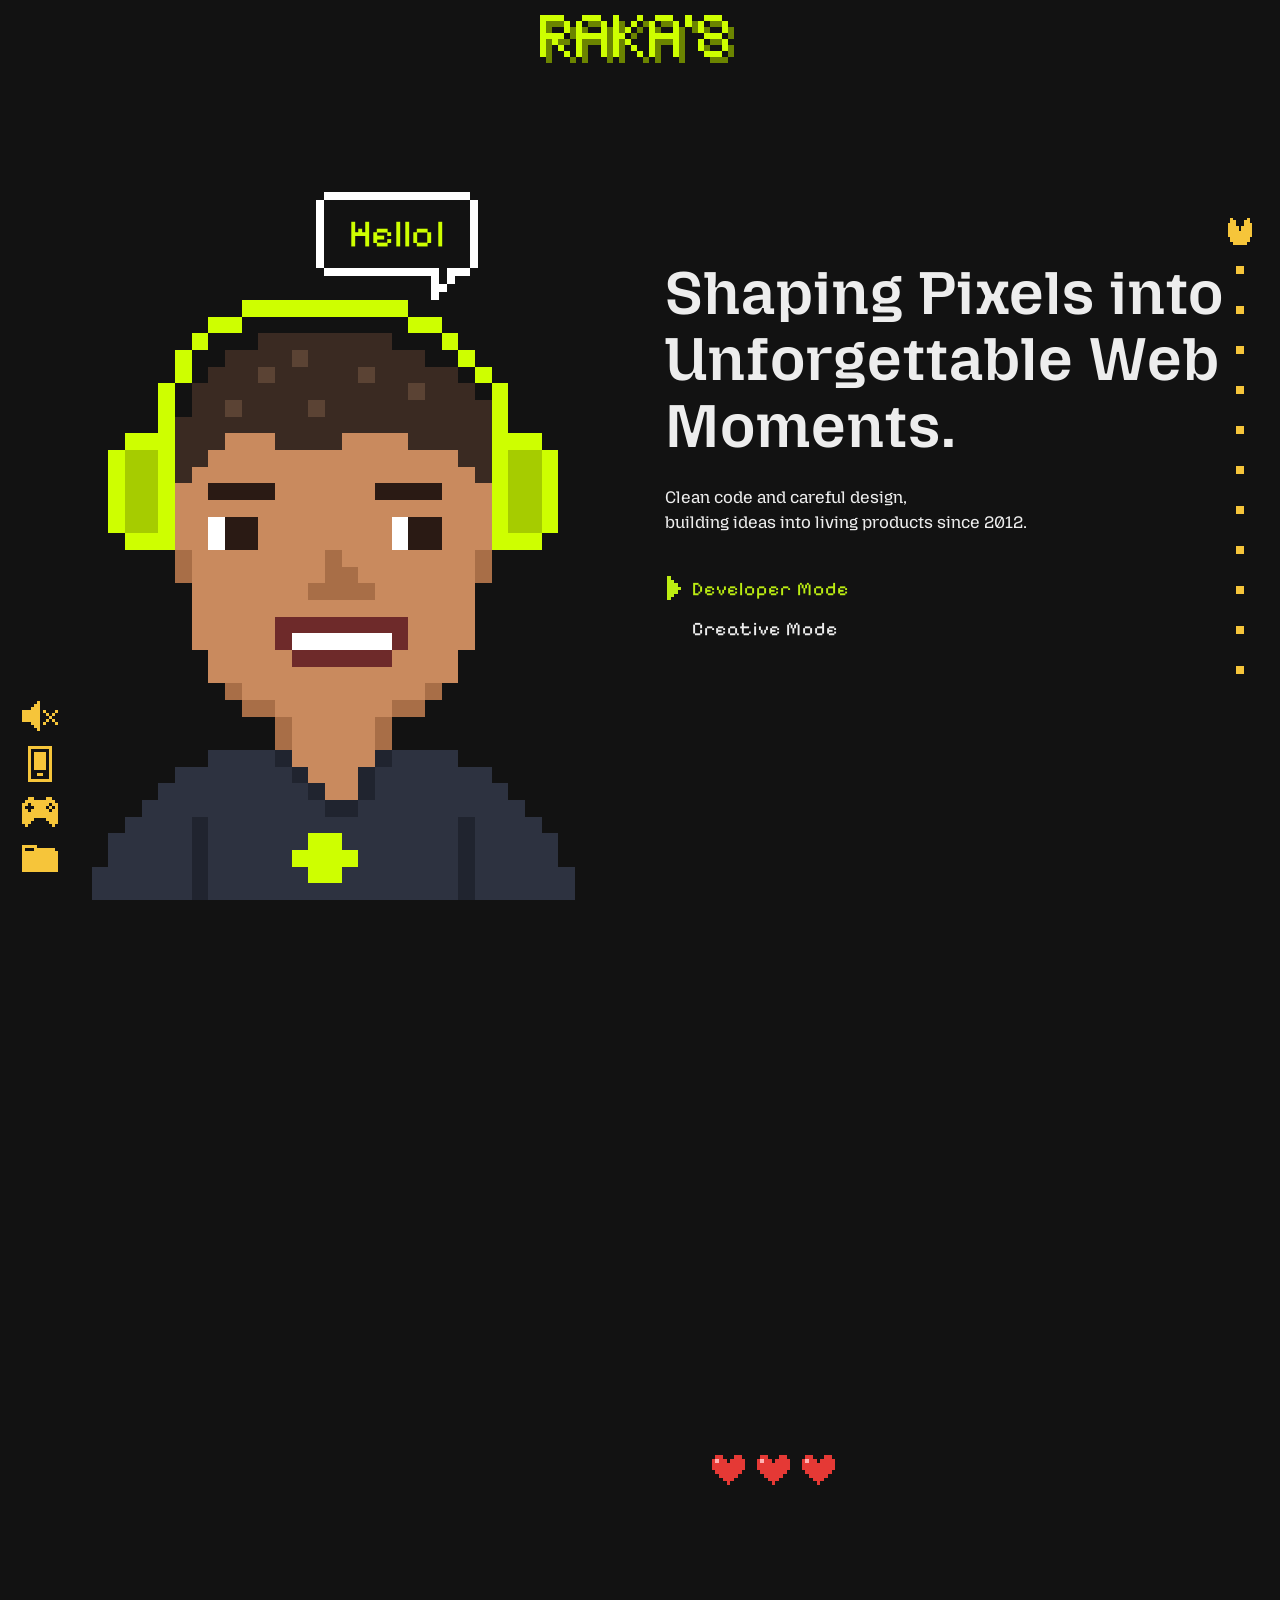
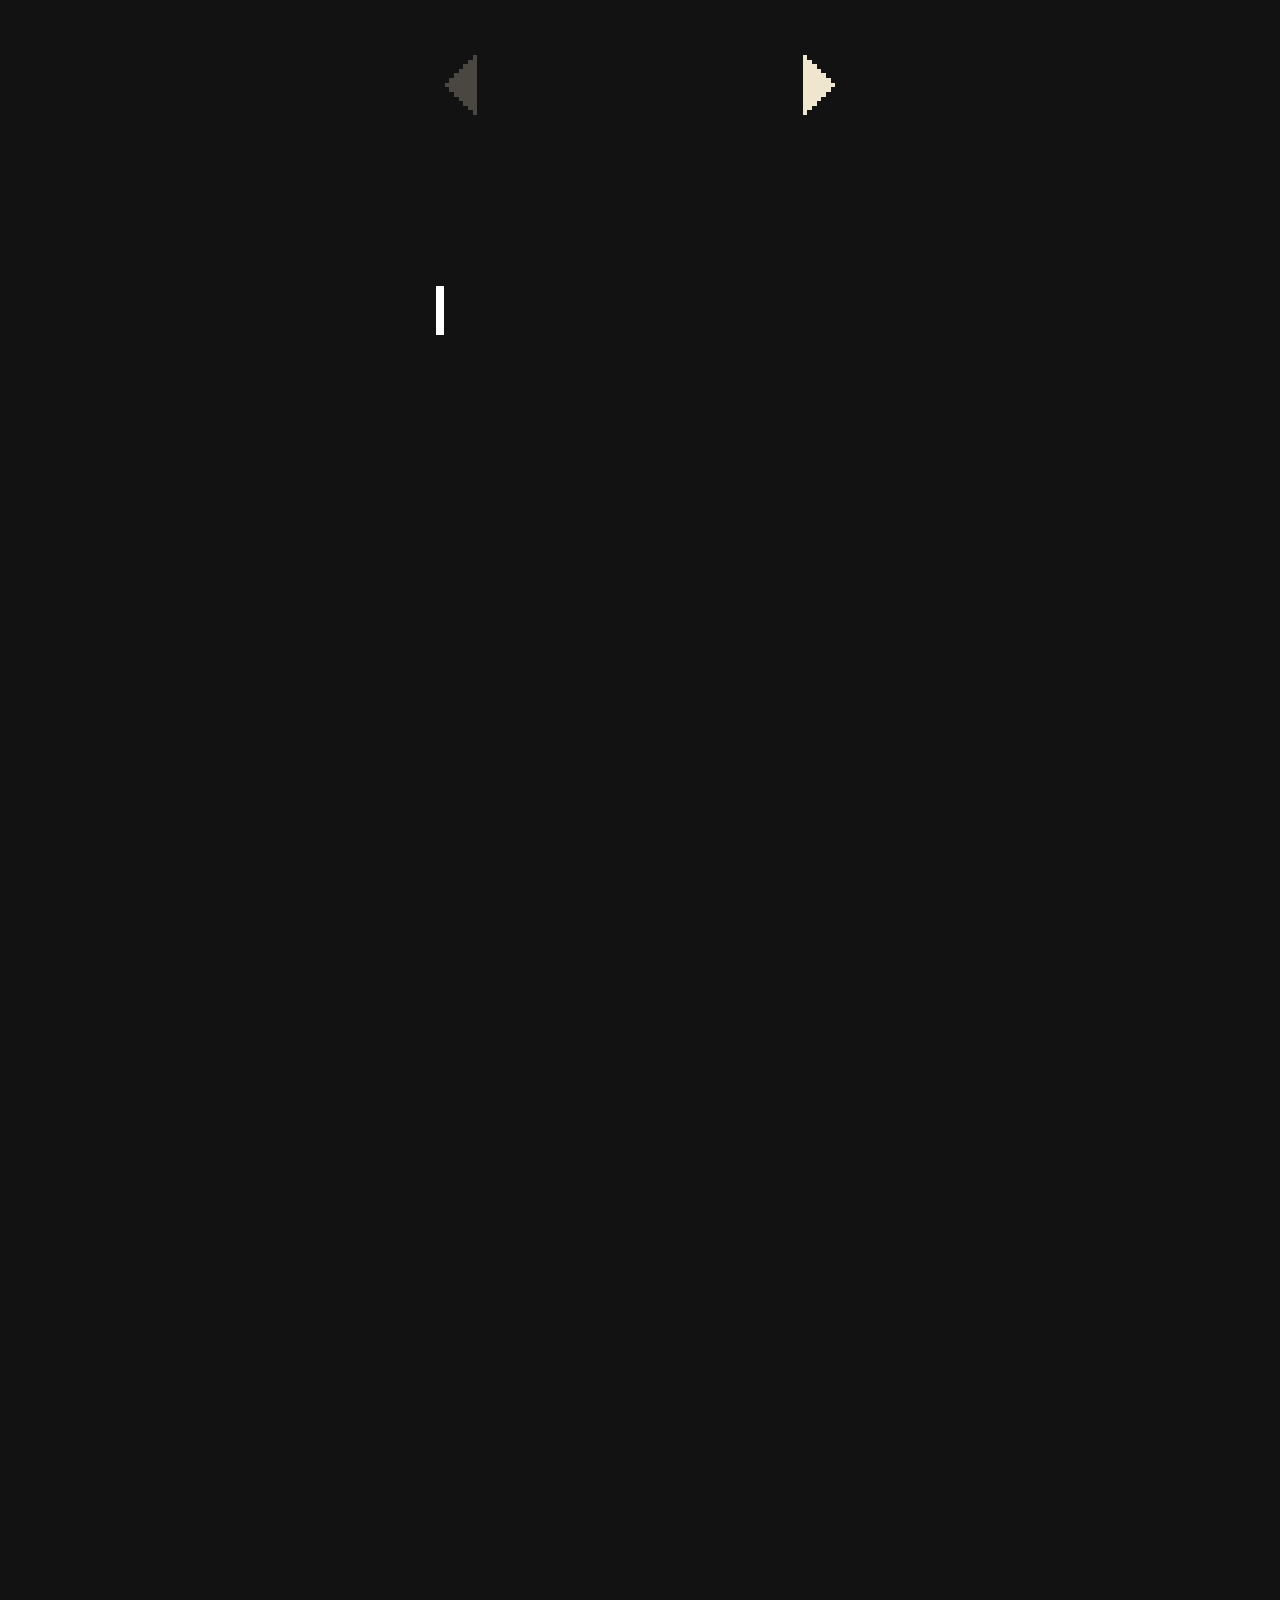
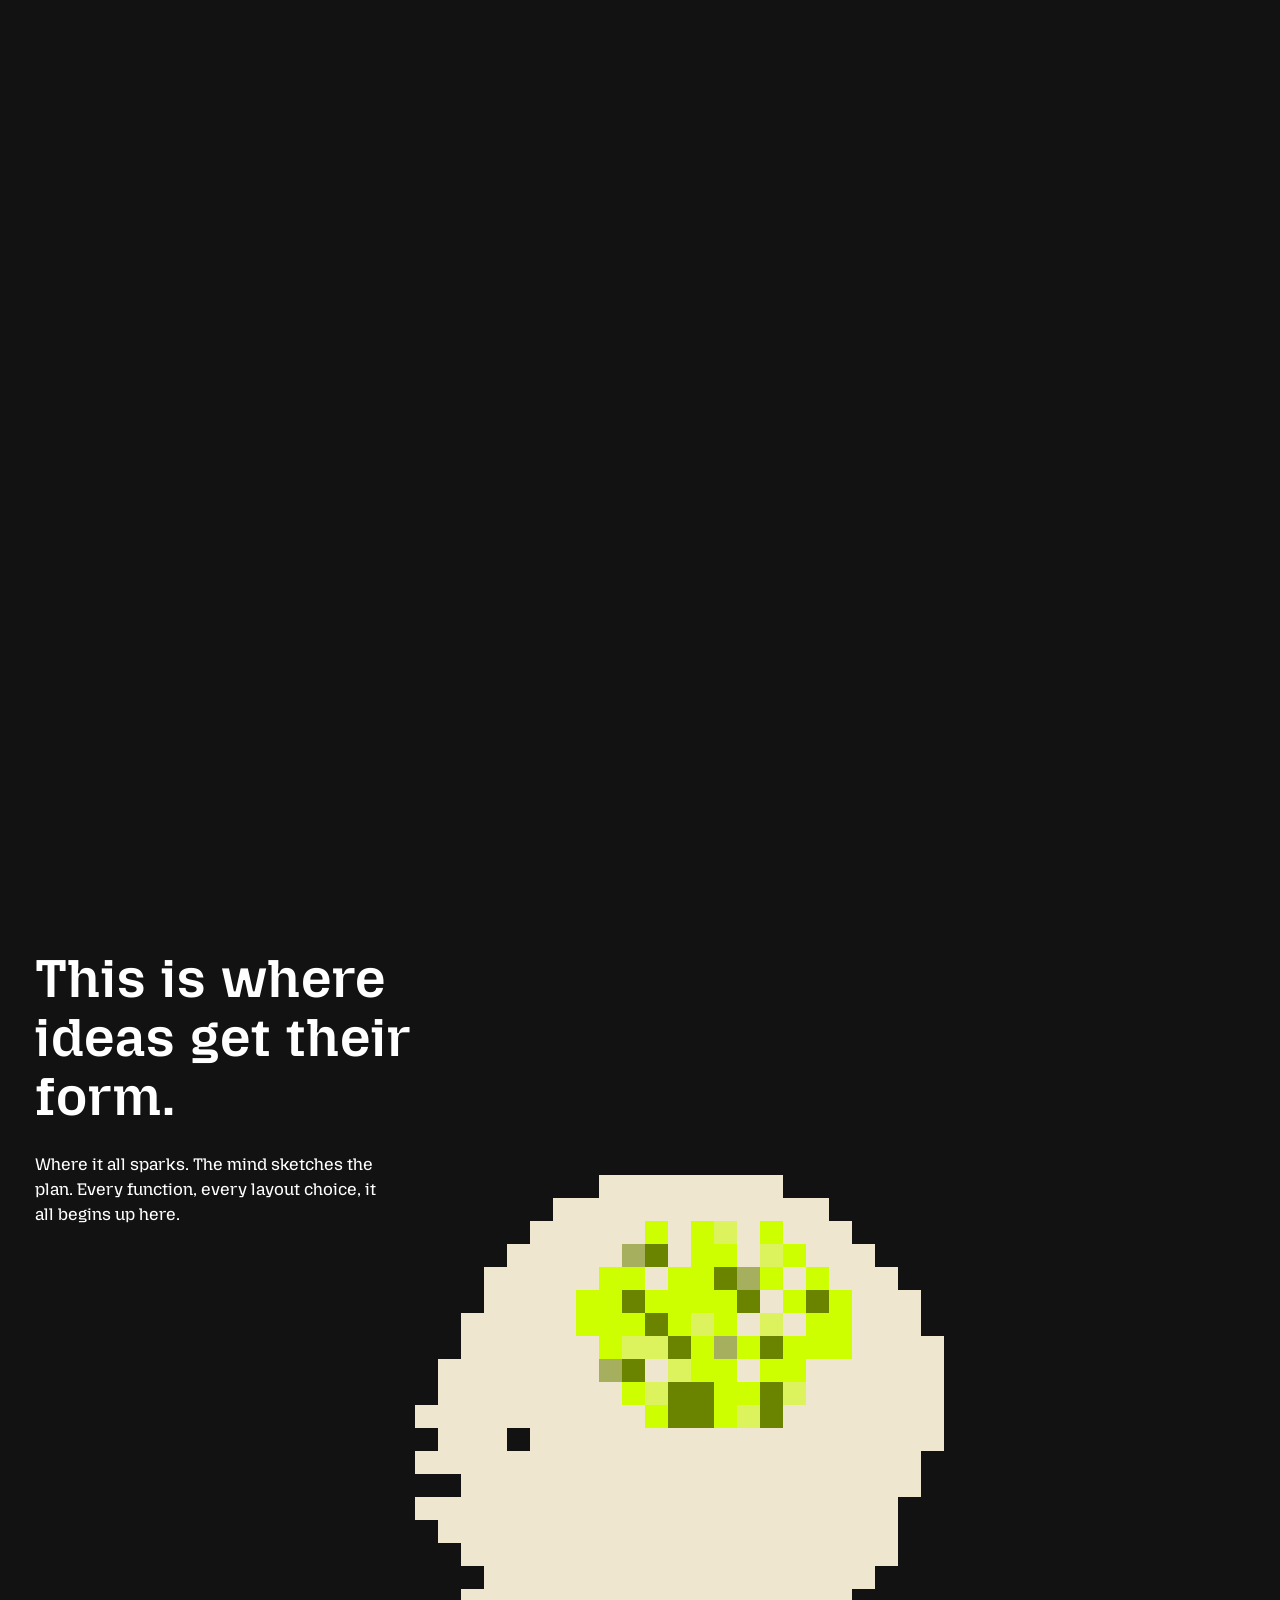
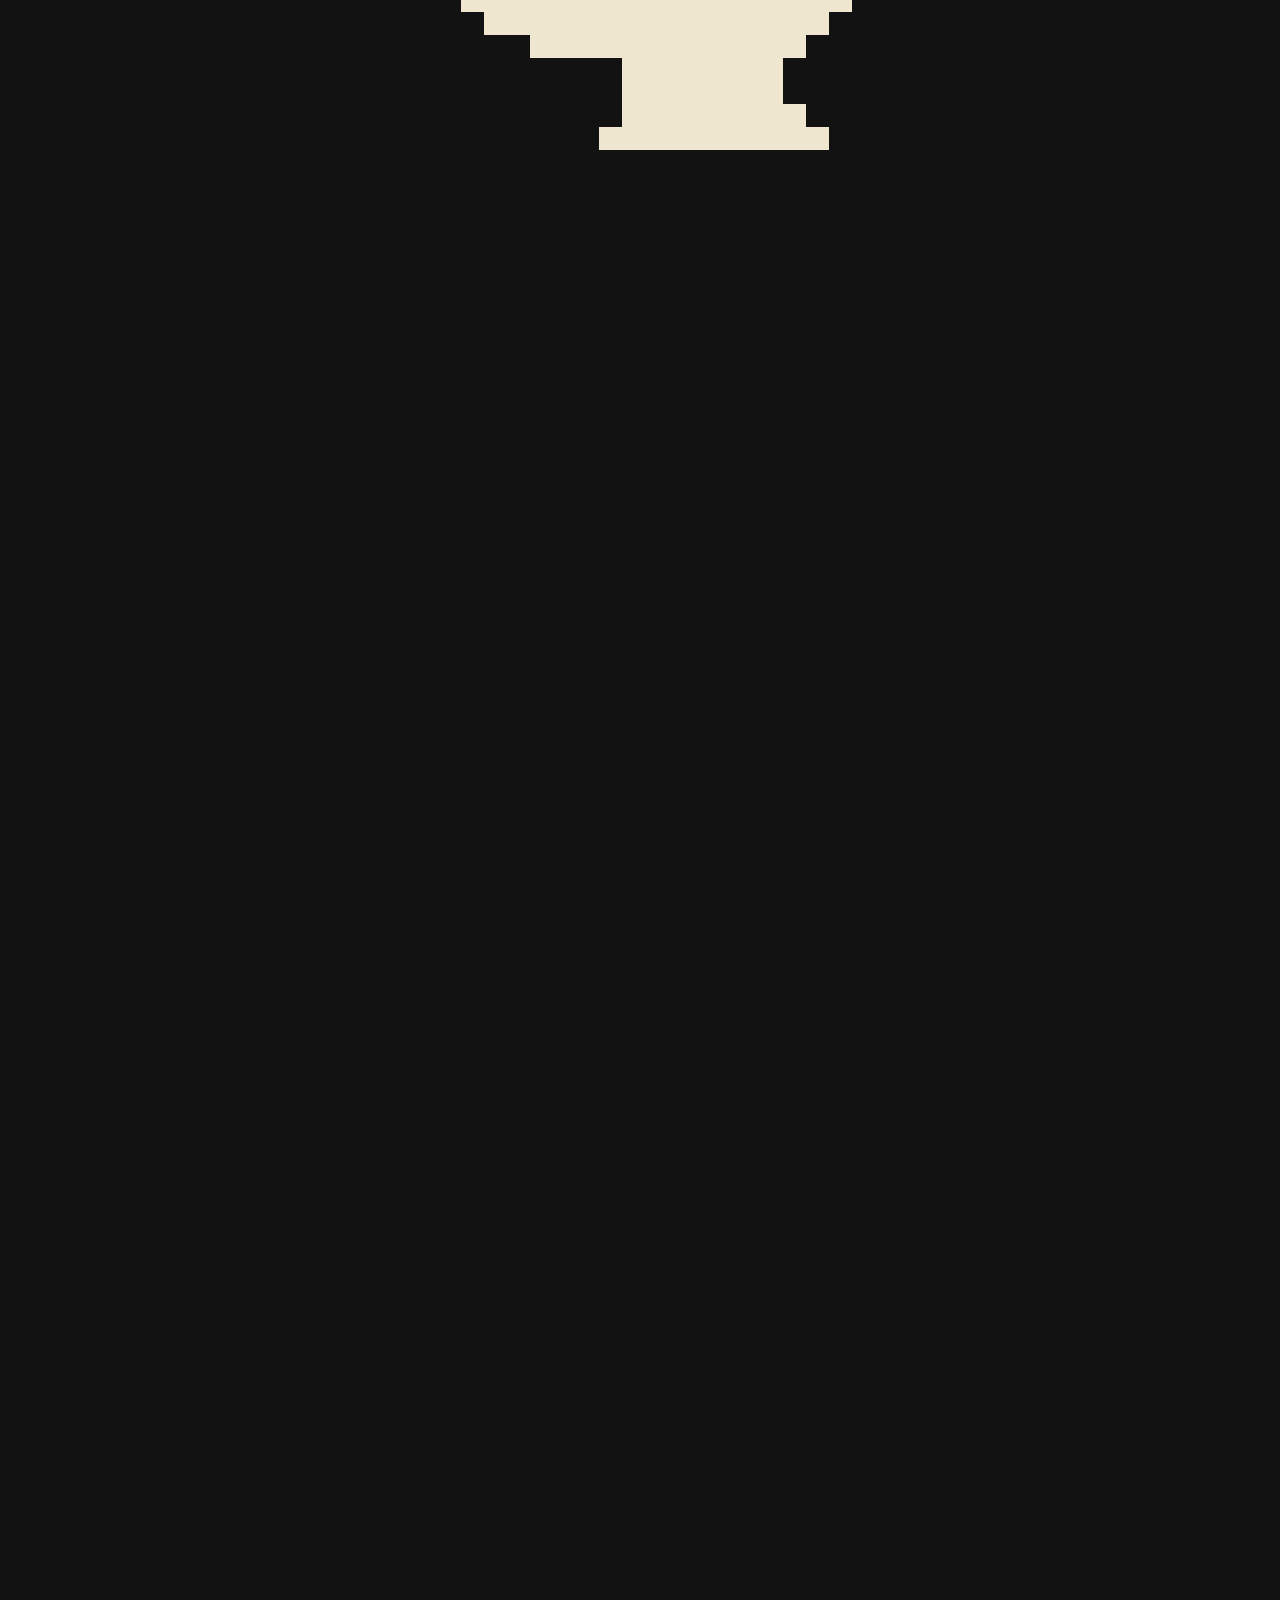
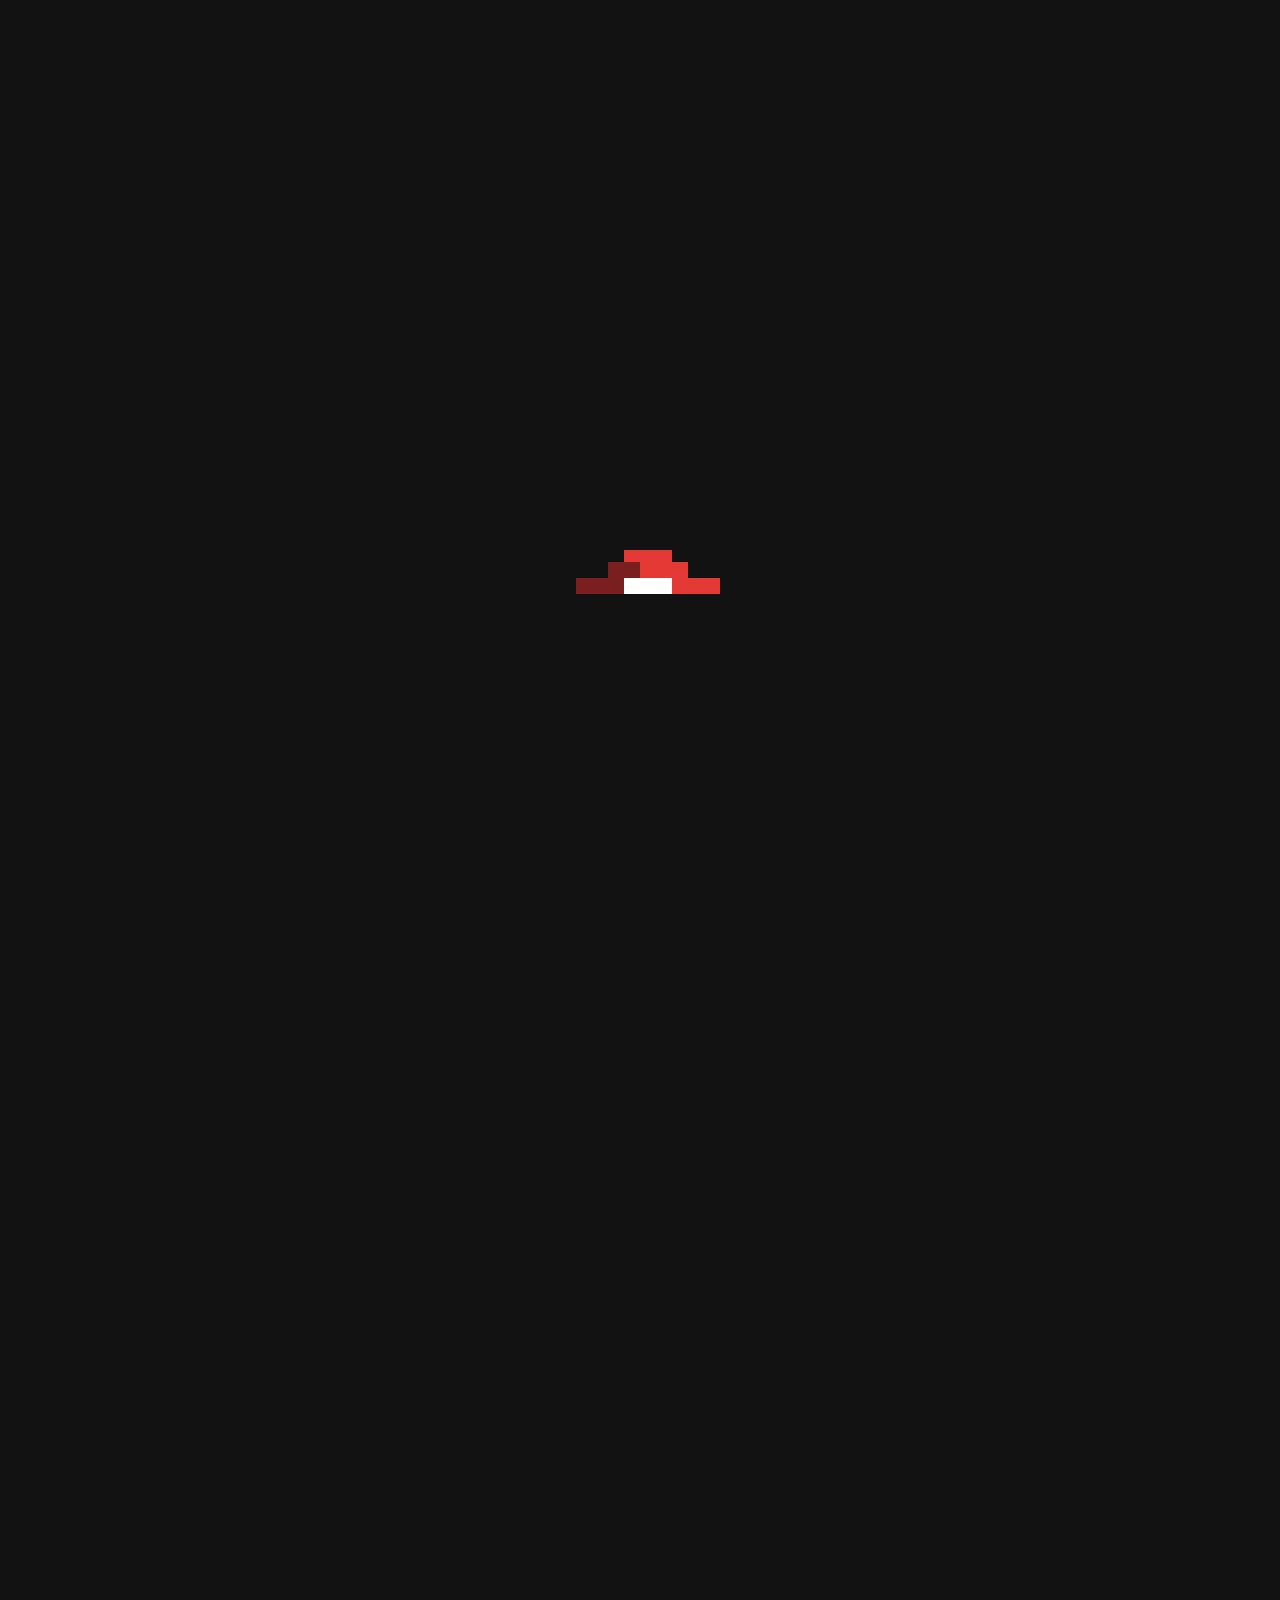
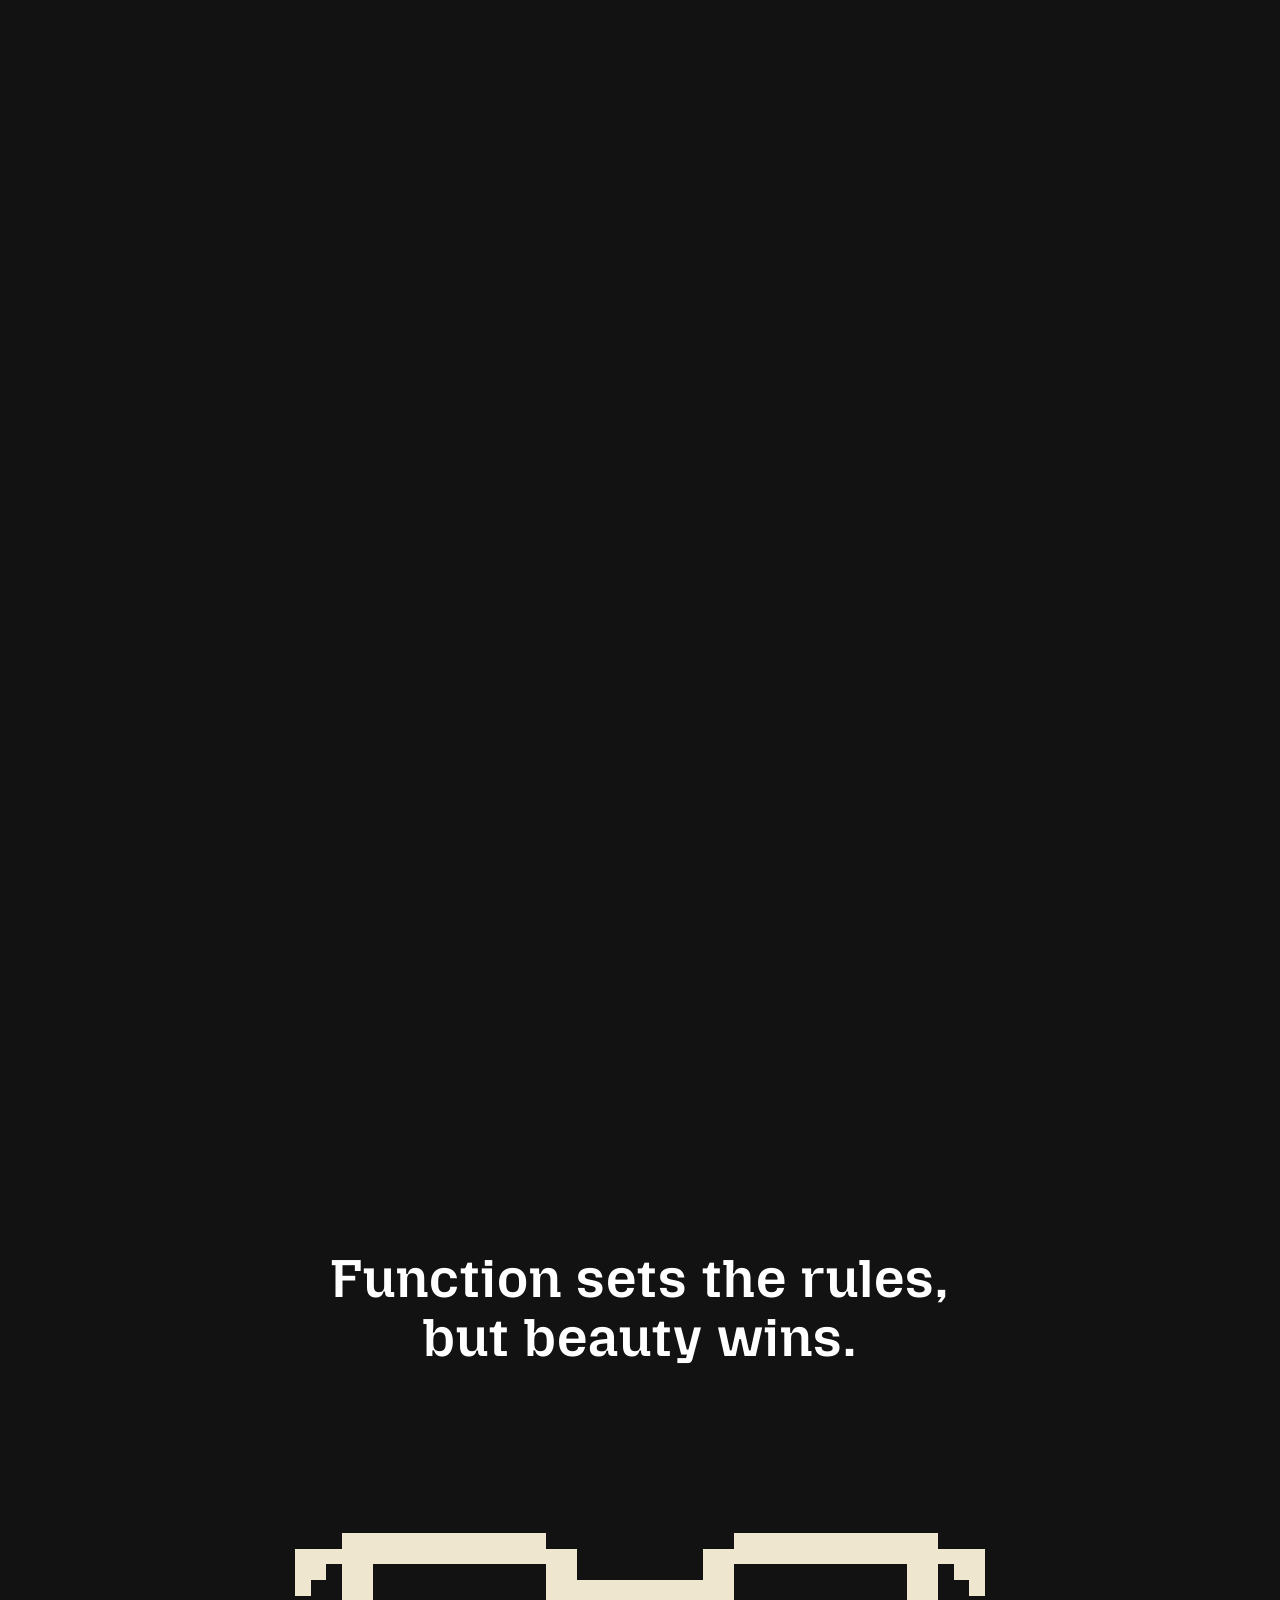
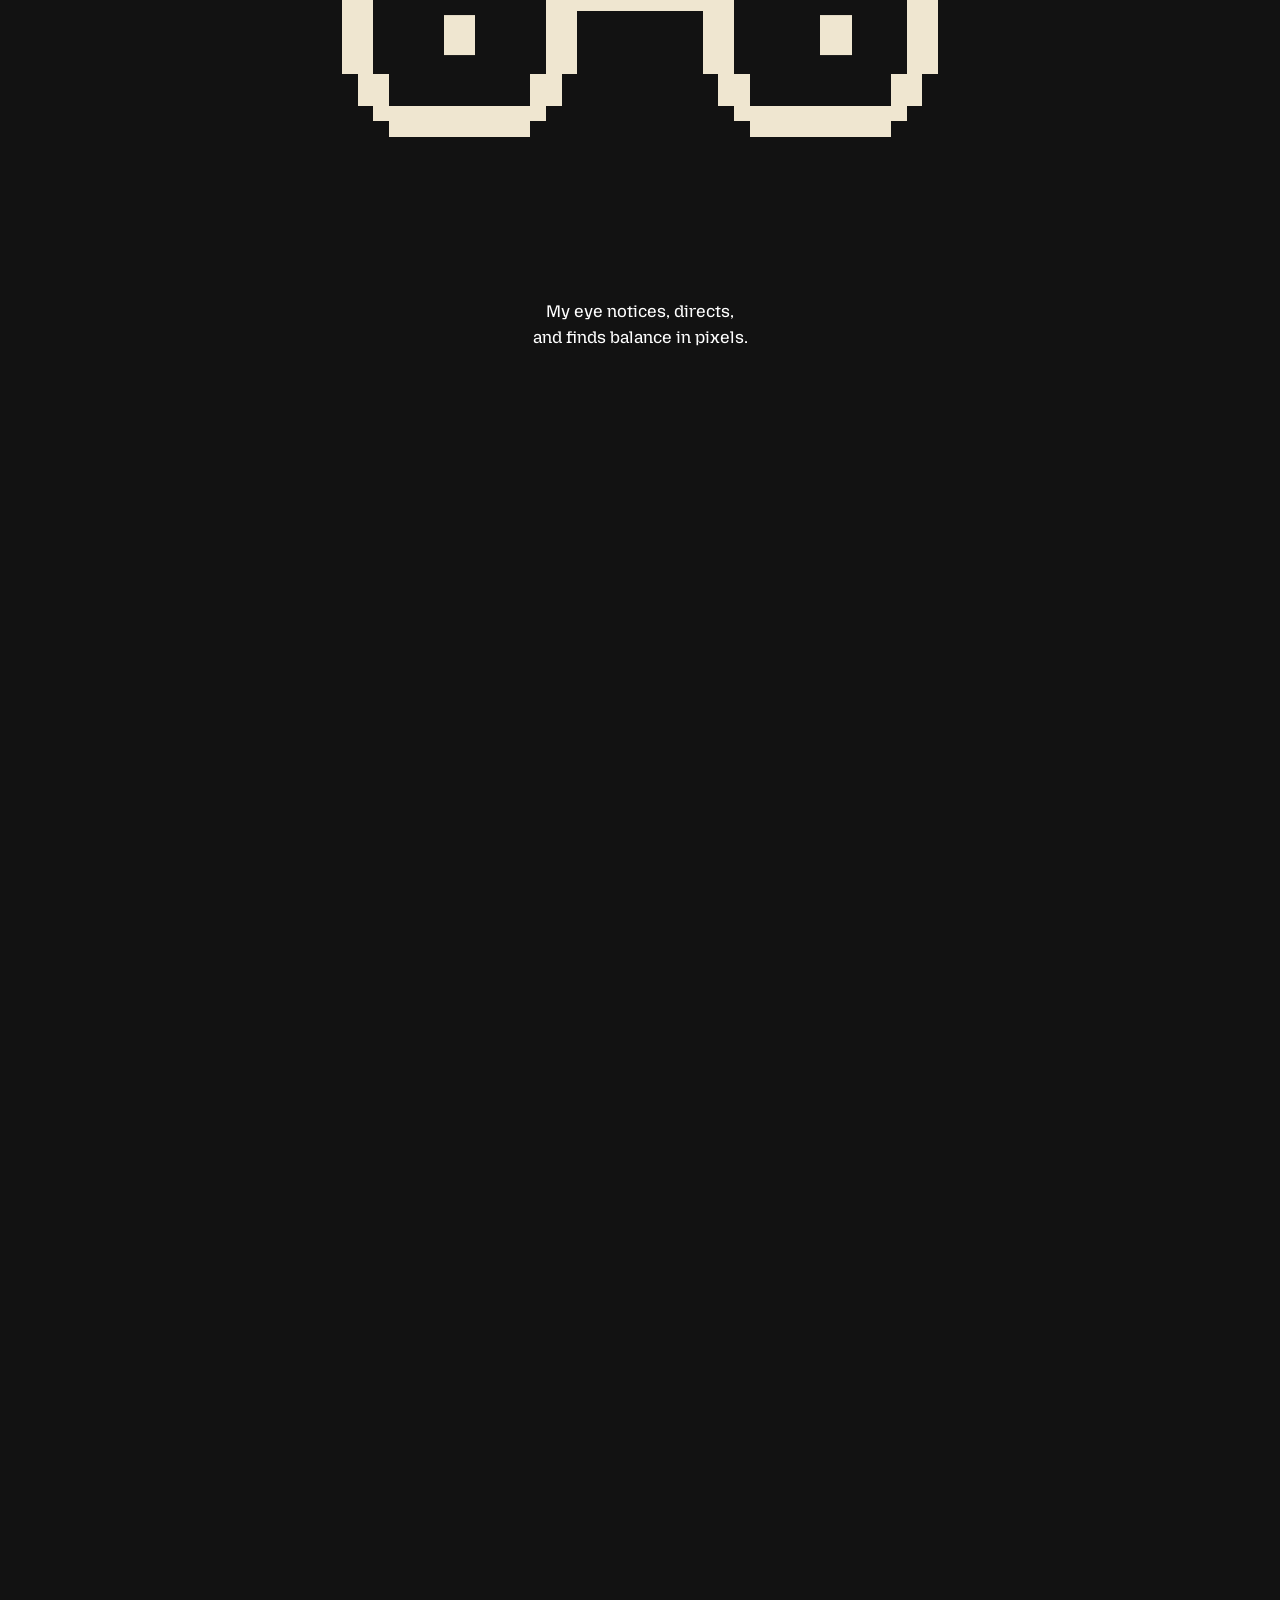
<file: index.html>
<!doctype html>
<html lang="en" data-base="">
<head>
<meta charset="utf-8">
<meta name="viewport" content="width=device-width, initial-scale=1">
<title>RAKA'8 – Designer &amp; Developer</title>
<meta name="description" content="Raka Pratama designs and builds playful, pixel-sharp websites where design and code meet.">
<meta name="theme-color" content="#121212">
<link rel="icon" href="assets/img/favicon.svg" type="image/svg+xml">
<link rel="preload" href="assets/fonts/mozilla-headline.woff2" as="font" type="font/woff2" crossorigin>
<link rel="preload" href="assets/fonts/pixelify-sans.woff2" as="font" type="font/woff2" crossorigin>
<link rel="stylesheet" href="assets/css/base.css">
<link rel="stylesheet" href="assets/css/home.css">
<script>try{if(sessionStorage.getItem("raka8:seen"))document.documentElement.classList.add("no-loader")}catch(e){}</script>
</head>
<body class="home">
<div id="loader" aria-hidden="true"><div class="loader-icons"></div></div>

<header id="site-header">
  <a id="site-logo" href="index.html" aria-label="RAKA'8 home" data-logo></a>
</header>

<nav id="section-nav" aria-label="Sections">
  <ol class="section-nav-list">
    <li><a class="section-nav-food" href="#hero" data-section="hero" title="Home" aria-label="Home"></a></li>
    <li><a class="section-nav-food" href="#about" data-section="about" title="Maker" aria-label="Maker"></a></li>
    <li><a class="section-nav-food" href="#pixels" data-section="pixels" title="Pixels" aria-label="Pixels"></a></li>
    <li><a class="section-nav-food" href="#ideas" data-section="ideas" title="Ideas" aria-label="Ideas"></a></li>
    <li><a class="section-nav-food" href="#brain" data-section="brain" title="Brain" aria-label="Brain"></a></li>
    <li><a class="section-nav-food" href="#dna" data-section="dna" title="DNA" aria-label="DNA"></a></li>
    <li><a class="section-nav-food" href="#emotion" data-section="emotion" title="Emotion" aria-label="Emotion"></a></li>
    <li><a class="section-nav-food" href="#beauty" data-section="beauty" title="Beauty" aria-label="Beauty"></a></li>
    <li><a class="section-nav-food" href="#hands" data-section="hands" title="Hands" aria-label="Hands"></a></li>
    <li><a class="section-nav-food" href="#windows" data-section="windows" title="Windows" aria-label="Windows"></a></li>
    <li><a class="section-nav-food" href="#tetris" data-section="tetris" title="Stack" aria-label="Stack"></a></li>
    <li><a class="section-nav-food" href="#world" data-section="world" title="World" aria-label="World"></a></li>
  </ol>
  <button type="button" class="section-nav-chomper" aria-label="Next section (back to top at the end)"></button>
</nav>

<div id="home-dock">
  <button type="button" class="dock-btn" id="home-sound" data-sound-toggle aria-pressed="false" aria-label="Sound on/off"><span data-sound-icon></span></button>
  <a class="dock-btn" id="home-phone" href="#contact" data-popup-open="contact" aria-label="Contact me" title="Contact"><span class="dock-ic" data-icon="phone"></span><span class="phone-waves" aria-hidden="true"><i></i><i></i></span></a>
  <a class="dock-btn" href="game.html" aria-label="Play the game" title="Game"><span class="dock-ic" data-icon="pad"></span></a>
  <a class="dock-btn" href="projects.html" aria-label="Projects" title="Projects"><span class="dock-ic" data-icon="folder"></span></a>
</div>

<main id="main-content">

  <!-- HERO -->
  <section id="hero" class="section">
    <div id="hero-inner">
      <div id="hero-avatar-wrap">
        <div id="hero-bubble" class="box-pixel"><div id="hero-greeting" class="display-sm"><span class="greet-text">Hello</span><span class="greeting-cursor">|</span></div><span class="bubble-tail" aria-hidden="true"></span></div>
        <div id="hero-avatar" aria-label="Pixel portrait of Raka" role="img"></div>
      </div>
      <div id="hero-copy">
        <h1 id="hero-title" class="heading display-lg" data-scramble="manual">Shaping Pixels into Unforgettable Web Moments.</h1>
        <p id="hero-lead" class="copy" data-scramble="manual">Clean code and careful design,<br>building ideas into living products since 2012.</p>
        <div id="hero-modes" role="radiogroup" aria-label="Site mode">
          <button type="button" class="selection-button is-active" data-mode="dev" role="radio" aria-checked="true"><span class="selection-arrow"></span><span class="selection-text" data-scramble="manual">Developer Mode</span></button>
          <button type="button" class="selection-button" data-mode="creative" role="radio" aria-checked="false"><span class="selection-arrow"></span><span class="selection-text" data-scramble="manual">Creative Mode</span></button>
        </div>
      </div>
    </div>
  </section>

  <!-- ABOUT -->
  <section id="about" class="section">
    <div id="about-inner">
      <h2 id="about-title" class="heading display-md text-center" data-scramble>The Maker Behind the<br>Logic and Pixels.</h2>
      <p id="about-mode-text" class="copy text-center" data-scramble>I’m a developer who writes tidy code, ships with intent, and obsesses over structure, motion, and real-world speed on every device.</p>
      <div id="about-card">
        <div id="about-stats"><div id="about-level" data-scramble>LVL. 28</div><div id="about-hearts"></div></div>
        <div id="about-character">
          <button type="button" class="mode-arrow mode-arrow-prev" aria-label="Previous mode"></button>
          <div class="character-wrapper"><div id="character-mode"></div></div>
          <button type="button" class="mode-arrow mode-arrow-next" aria-label="Next mode"></button>
        </div>
        <div id="about-actions">
          <div id="about-mode-box" class="box-pixel"><div id="about-mode-title">Developer Mode</div></div>
          <a id="about-play" class="btn btn-lg btn-primary box-pixel" href="game.html">Play</a>
        </div>
      </div>
    </div>
  </section>

  <!-- PIXELS -->
  <section id="pixels" class="section pin-1">
    <div class="sticky" id="pixels-sticky">
      <canvas id="pixels-canvas" aria-hidden="true"></canvas>
      <h2 class="heading display-md text-center" data-scramble="manual">Everything begins<br>with a pixel.</h2>
      <div id="pixels-dot" class="beating" aria-hidden="true"></div>
      <p class="copy text-center pin-lead" data-scramble="manual">Each one set down on purpose.<br>I craft pixel-sharp stories for the web.</p>
    </div>
  </section>

  <!-- IDEAS -->
  <section id="ideas" class="section pin-1">
    <div class="sticky" id="ideas-sticky">
      <canvas id="ideas-canvas" aria-hidden="true"></canvas>
      <div id="ideas-copy">
        <h2 class="heading display-md" data-scramble="manual">This is where<br>ideas get their form.</h2>
        <p class="copy" data-scramble="manual">Where it all sparks. The mind sketches the plan. Every function, every layout choice, it all begins up here.</p>
      </div>
    </div>
  </section>

  <!-- BRAIN -->
  <section id="brain" class="section pin-2">
    <div class="sticky" id="brain-sticky">
      <div id="brain-art" aria-hidden="true"><div class="brain-half brain-l"></div><div class="brain-half brain-r"></div></div>
      <h2 id="brain-typing" class="display-2xl" aria-live="off"><span class="bt-text">Idea</span><span class="bt-cursor">|</span></h2>
    </div>
  </section>

  <!-- DNA -->
  <section id="dna" class="section pin-2">
    <div class="sticky" id="dna-sticky">
      <canvas id="dna-canvas" aria-hidden="true"></canvas>
      <div id="dna-copy">
        <h2 class="heading display-md" data-scramble="manual">From this code,<br>everything evolves…</h2>
        <p class="copy" data-scramble="manual">Before the first commit, there’s something underneath. My DNA mixes curiosity, logic, empathy, and craft. It isn’t only what I make, it’s who I am.</p>
      </div>
    </div>
  </section>

  <!-- EMOTION -->
  <section id="emotion" class="section pin-2">
    <div class="sticky" id="emotion-sticky">
      <h2 id="emotion-title" class="heading display-md" data-scramble="manual">Beyond simply<br>working.</h2>
      <div id="cards" aria-hidden="true"><div class="card card-back"></div><div class="card card-mid"></div><div class="card card-front"></div></div>
      <p id="emotion-lead" class="copy" data-scramble="manual">Good design makes people feel. I shape your idea with care and intent, building websites that genuinely resonate.</p>
    </div>
  </section>

  <!-- BEAUTY -->
  <section id="beauty" class="section pin-2">
    <div class="sticky" id="beauty-sticky">
      <h2 id="beauty-title" class="heading display-md text-center" data-scramble="manual">Function sets the rules,<br>but beauty wins.</h2>
      <div id="beauty-glasses" aria-hidden="true"><div class="g-frame"></div><span class="g-eye g-eye-l"><i></i></span><span class="g-eye g-eye-r"><i></i></span></div>
      <p class="copy text-center pin-lead" id="beauty-lead" data-scramble="manual">My eye notices, directs,<br>and finds balance in pixels.</p>
    </div>
  </section>

  <!-- HANDS -->
  <section id="hands" class="section pin-2">
    <div class="sticky" id="hands-sticky">
      <div id="hand-left" class="hand" aria-hidden="true"></div>
      <div id="hand-right" class="hand" aria-hidden="true"></div>
      <div id="hands-spark" aria-hidden="true"></div>
      <div id="hands-title">
        <h2 class="heading display-md" data-scramble="manual">Ideas mean little without hands to make them real.</h2>
        <p class="copy" data-scramble="manual">Every project here is something<br>I’ve shaped and shipped myself.</p>
      </div>
    </div>
  </section>

  <!-- WINDOWS -->
  <section id="windows" class="section pin-1">
    <div class="sticky" id="windows-desktop"></div>
  </section>

  <!-- TETRIS -->
  <section id="tetris" class="section pin-2">
    <div class="sticky" id="tetris-sticky">
      <div id="tetris-board">
        <div id="tetris-well" class="box-pixel"><canvas id="tetris-canvas" width="300" height="500" aria-hidden="true"></canvas><h3 id="tetris-perfect" class="heading" aria-hidden="true">Perfect<br>Fit!</h3></div>
        <div id="tetris-next" class="box-pixel"><div class="tetris-next-label">Next</div><canvas id="tetris-next-canvas" width="80" height="420" aria-hidden="true"></canvas></div>
      </div>
      <div id="tetris-cta">
        <div id="tetris-bubble" class="box-pixel"><p class="copy" data-scramble="manual">drop me a line today.</p><span class="bubble-tail" aria-hidden="true"></span></div>
        <h2 class="heading display-md" data-scramble="manual">Stack your idea on top of mine.</h2>
        <p class="copy" data-scramble="manual">Great ideas need sharp execution. Got something brewing? Let’s shape it into a web experience people remember.</p>
        <div id="tetris-actions"><a href="#contact" data-popup-open="contact" class="btn btn-lg btn-primary" id="tetris-cta-button">Contact Me</a></div>
      </div>
    </div>
  </section>

  <!-- WORLD -->
  <section id="world" class="section pin-world">
    <div class="sticky" id="world-sticky">
      <div id="world-text">
        <h2 id="world-title" class="heading display-md" data-scramble="manual">Let’s craft your next launch, one pixel at a time.</h2>
        <p id="world-lead" class="copy" data-scramble="manual">My work travels. Across devices, across borders, across languages. A pixel is tiny, but the world I build with it has no edges.</p>
        <nav id="world-socials" aria-label="Social links">
          <a class="selection-button world-social" href="https://www.linkedin.com/" target="_blank" rel="noopener"><span class="selection-arrow"></span><span class="selection-text" data-scramble="manual">LinkedIn</span></a>
          <a class="selection-button world-social" href="https://www.instagram.com/" target="_blank" rel="noopener"><span class="selection-arrow"></span><span class="selection-text" data-scramble="manual">Instagram</span></a>
          <a class="selection-button world-social" href="mailto:hello@raka8.dev"><span class="selection-arrow"></span><span class="selection-text" data-scramble="manual">Send me an email</span></a>
        </nav>
      </div>
      <div id="world-art"><canvas id="world-canvas" aria-label="Pixel globe" role="img"></canvas></div>
      <footer id="home-footer">©RAKA8 2026</footer>
    </div>
  </section>
</main>

<script src="assets/js/art.js"></script>
<script src="assets/js/core.js"></script>
<script src="assets/js/home.js"></script>
</body>
</html>
</file>
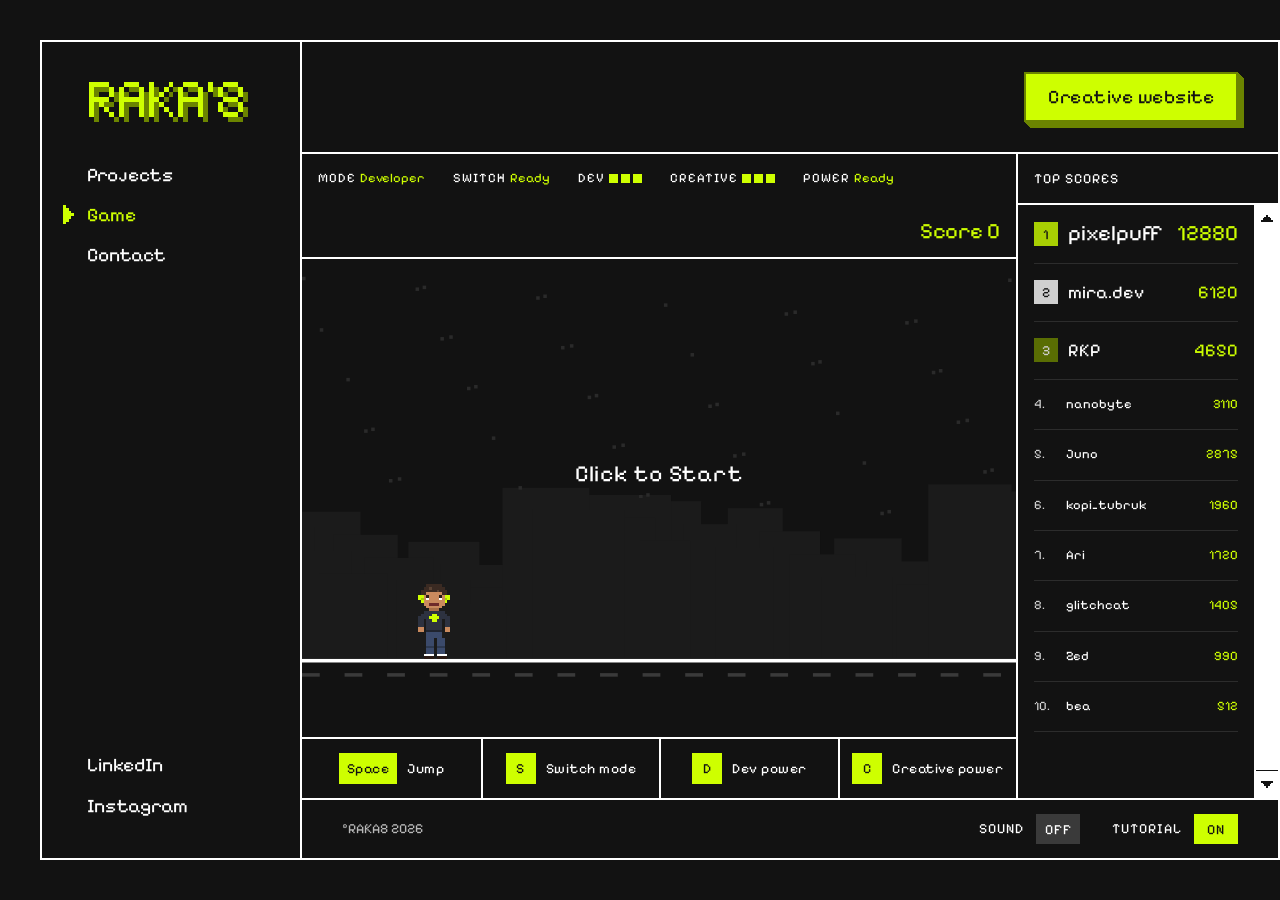
<file: game.html>
<!doctype html>
<html lang="en" data-base="">
<head>
<meta charset="utf-8">
<meta name="viewport" content="width=device-width, initial-scale=1">
<title>Game – RAKA'8</title>
<meta name="description" content="Pixel Dash: a tiny runner game where you switch between Developer and Creative mode.">
<meta name="theme-color" content="#121212">
<link rel="icon" href="assets/img/favicon.svg" type="image/svg+xml">
<link rel="preload" href="assets/fonts/mozilla-headline.woff2" as="font" type="font/woff2" crossorigin>
<link rel="preload" href="assets/fonts/pixelify-sans.woff2" as="font" type="font/woff2" crossorigin>
<link rel="stylesheet" href="assets/css/base.css">
<link rel="stylesheet" href="assets/css/shell.css">
<link rel="stylesheet" href="assets/css/game.css">
</head>
<body class="projects-page game-page">
<div class="projects-frame">
  <div class="projects-shell">
    <aside class="projects-sidebar">
      <a class="projects-logo" href="index.html" aria-label="RAKA'8 home" data-logo></a>
      <nav class="projects-nav" aria-label="Main">
        <a class="projects-nav-link" href="projects.html"><span class="projects-nav-arrow"></span>Projects</a>
        <a class="projects-nav-link is-current" href="game.html" aria-current="page"><span class="projects-nav-arrow"></span>Game</a>
        <a class="projects-nav-link" href="#contact" data-popup-open="contact"><span class="projects-nav-arrow"></span>Contact</a>
      </nav>
      <nav class="projects-nav projects-socials" aria-label="Social">
        <a class="projects-nav-link" href="https://www.linkedin.com/" target="_blank" rel="noopener"><span class="projects-nav-arrow"></span>LinkedIn</a>
        <a class="projects-nav-link" href="https://www.instagram.com/" target="_blank" rel="noopener"><span class="projects-nav-arrow"></span>Instagram</a>
      </nav>
    </aside>

    <div class="projects-main game-main-col">
      <div class="projects-top">
        <a class="btn btn-lg btn-primary projects-creative" href="index.html" data-goto-mode="creative">Creative website</a>
      </div>

      <section id="game">
        <div id="game-main">
          <div id="game-hud">
            <span><span class="hud-k">MODE</span><span id="hud-mode" class="hud-v">Developer</span></span>
            <span><span class="hud-k">SWITCH</span><span id="hud-switch" class="hud-v">Ready</span></span>
            <span><span class="hud-k">DEV</span><span id="hud-dev" class="hud-v hud-pips"><i></i><i></i><i></i></span></span>
            <span><span class="hud-k">CREATIVE</span><span id="hud-creative" class="hud-v hud-pips"><i></i><i></i><i></i></span></span>
            <span><span class="hud-k">POWER</span><span id="hud-cd" class="hud-v">Ready</span></span>
            <span id="hud-score" class="hud-v">Score 0</span>
          </div>
          <div id="game-canvas-wrap">
            <canvas id="gameCanvas" aria-label="Pixel Dash game. Press Space to jump, S to switch mode, D and C for powers." role="img" tabindex="0"></canvas>
            <div id="game-tip" hidden></div>
          </div>
          <ul id="game-keys">
            <li><kbd>Space</kbd><span>Jump</span></li>
            <li><kbd>S</kbd><span>Switch mode</span></li>
            <li><kbd>D</kbd><span>Dev power</span></li>
            <li><kbd>C</kbd><span>Creative power</span></li>
          </ul>
          <div id="game-controls">
            <button type="button" class="game-key" data-act="jump">Jump</button>
            <button type="button" class="game-key" data-act="switch">Switch</button>
            <button type="button" class="game-key" data-act="power">Power</button>
          </div>
        </div>
        <aside id="leaderboard" aria-labelledby="lb-title">
          <h2 id="lb-title" class="leaderboard-title">TOP SCORES</h2>
          <div class="leaderboard-body">
            <ol id="leaderboard-list"></ol>
            <div class="lb-bar"></div>
          </div>
        </aside>
      </section>

      <footer class="projects-footer game-footer">
        <span>©RAKA8 2026</span>
        <span class="game-toggles">
          <button type="button" class="tutorial-toggle" data-sound-toggle aria-pressed="false"><span class="tutorial-label">SOUND</span><span class="tutorial-state">OFF</span></button>
          <button type="button" class="tutorial-toggle is-on" id="tutorial-toggle" aria-pressed="true"><span class="tutorial-label">TUTORIAL</span><span class="tutorial-state">ON</span></button>
        </span>
      </footer>
    </div>
  </div>
</div>

<div id="scoreModal" hidden role="dialog" aria-modal="true" aria-labelledby="score-heading">
  <div class="cm-backdrop" data-score-close></div>
  <div id="score-modal-box" class="cm-window">
    <div class="cm-titlebar"><div class="cm-title">SAVE_SCORE.EXE</div><button type="button" class="cm-close" data-score-close aria-label="Close"></button></div>
    <div class="cm-body">
      <div class="cm-scroll">
        <h3 id="score-heading" class="cm-heading">Save your score</h3>
        <p class="score-big">Score <b id="final-score">0</b></p>
        <form id="score-form" class="cm-form" novalidate>
          <div class="cm-group"><label class="cm-label" for="nickname">Nickname</label><input class="cm-input" id="nickname" maxlength="12" autocomplete="nickname" placeholder="Up to 12 characters *" required></div>
          <div class="form-status" role="status" hidden></div>
          <div class="cm-actions score-actions"><button type="button" class="btn btn-light" data-score-close>Skip</button><button type="submit" class="cm-submit"><span class="cm-submit-text">Submit</span><span class="cm-spin"></span></button></div>
          <p class="score-note">Scores are saved in this browser only. Want your name on the real board? Email <b><a href="mailto:hello@raka8.dev">hello@raka8.dev</a></b></p>
        </form>
      </div>
    </div>
  </div>
</div>

<script src="assets/js/art.js"></script>
<script src="assets/js/core.js"></script>
<script src="assets/js/game.js"></script>
</body>
</html>
</file>
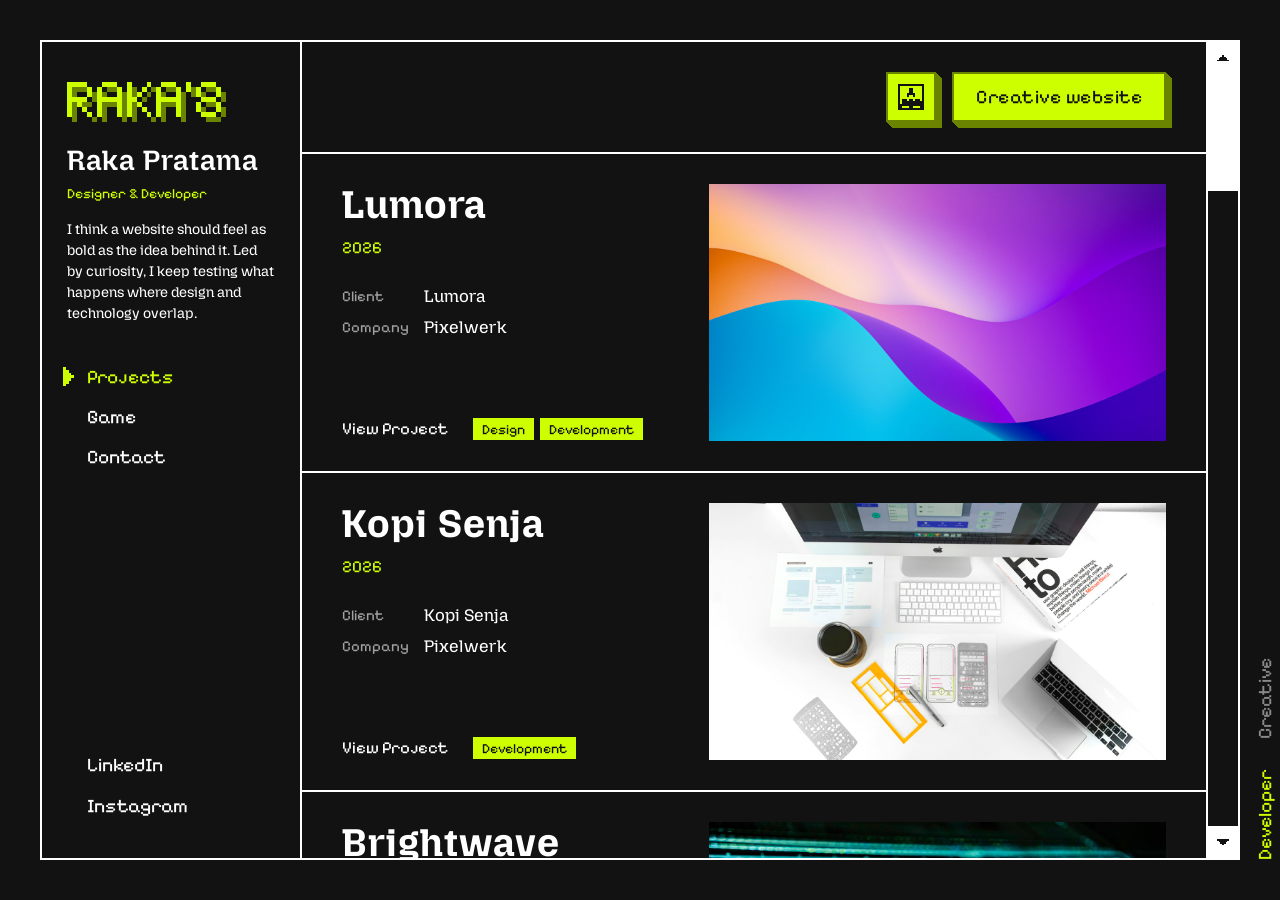
<file: projects.html>
<!doctype html>
<html lang="en" data-base="">
<head>
<meta charset="utf-8">
<meta name="viewport" content="width=device-width, initial-scale=1">
<title>Projects – RAKA'8</title>
<meta name="description" content="Selected websites designed and developed by Raka Pratama.">
<meta name="theme-color" content="#121212">
<link rel="icon" href="assets/img/favicon.svg" type="image/svg+xml">
<link rel="preload" href="assets/fonts/mozilla-headline.woff2" as="font" type="font/woff2" crossorigin>
<link rel="preload" href="assets/fonts/pixelify-sans.woff2" as="font" type="font/woff2" crossorigin>
<link rel="stylesheet" href="assets/css/base.css">
<link rel="stylesheet" href="assets/css/shell.css">
</head>
<body class="projects-page">
<div class="projects-frame">
  <div class="projects-shell">
    <aside class="projects-sidebar">
      <div class="projects-intro">
        <a class="projects-logo" href="index.html" aria-label="RAKA'8 home" data-logo></a>
        <h1 class="projects-intro-name heading">Raka Pratama</h1>
        <p class="projects-intro-role">Designer &amp; Developer</p>
        <p class="projects-intro-body">I think a website should feel as bold as the idea behind it. Led by curiosity, I keep testing what happens where design and technology overlap.</p>
      </div>
      <nav class="projects-nav" aria-label="Main">
        <a class="projects-nav-link is-current" href="projects.html" aria-current="page"><span class="projects-nav-arrow"></span>Projects</a>
        <a class="projects-nav-link" href="game.html"><span class="projects-nav-arrow"></span>Game</a>
        <a class="projects-nav-link" href="#contact" data-popup-open="contact"><span class="projects-nav-arrow"></span>Contact</a>
      </nav>
      <nav class="projects-nav projects-socials" aria-label="Social">
        <a class="projects-nav-link" href="https://www.linkedin.com/" target="_blank" rel="noopener"><span class="projects-nav-arrow"></span>LinkedIn</a>
        <a class="projects-nav-link" href="https://www.instagram.com/" target="_blank" rel="noopener"><span class="projects-nav-arrow"></span>Instagram</a>
      </nav>
    </aside>

    <div class="projects-main">
      <div class="projects-top">
        <div class="projects-actions">
          <button type="button" class="btn btn-primary projects-creative projects-claw-toggle" aria-pressed="false" aria-label="Switch to claw machine" title="Claw machine"><span class="claw-icon-machine" data-icon="claw"></span><span class="claw-icon-list" data-icon="list"></span></button>
          <a class="btn btn-lg btn-primary projects-creative" href="index.html" data-goto-mode="creative">Creative website</a>
        </div>
      </div>

      <section class="claw" hidden aria-label="Claw machine — pick a project">
        <p class="claw-label">Pick a project</p>
        <div class="claw-box">
          <div class="claw-rail"></div>
          <div class="claw-rope"></div>
          <div class="claw-arm"></div>
          <div class="claw-chute"></div>
          <div class="claw-bin"><span>Project</span></div>
          <div class="claw-pile"></div>
        </div>
        <div class="claw-controls">
          <button type="button" class="game-key claw-btn" data-claw="left" aria-label="Move left"><span data-icon-flip></span></button>
          <button type="button" class="game-key claw-btn claw-grab" data-claw="grab">Grab</button>
          <button type="button" class="game-key claw-btn" data-claw="right" aria-label="Move right"><span data-icon-arrow></span></button>
        </div>
        <p class="claw-status visually-hidden" aria-live="polite"></p>
      </section>

      <div class="projects-scroll">
        <div class="projects-list"></div>
        <footer class="projects-footer">
          <span>©RAKA8 2026</span>
          <span class="nf-hint claw-hint"><kbd>←</kbd><kbd>→</kbd> Move <kbd>Space</kbd> Grab</span>
          <span class="game-toggles"><button type="button" class="tutorial-toggle" data-sound-toggle aria-pressed="false"><span class="tutorial-label">SOUND</span><span class="tutorial-state">OFF</span></button></span>
        </footer>
      </div>
      <div class="list-bar"></div>
    </div>
  </div>
  <div class="projects-modes">
    <button type="button" class="projects-mode is-active" aria-current="true">Developer</button>
    <a class="projects-mode" href="index.html" data-goto-mode="creative">Creative</a>
  </div>
</div>

<div class="gallery" hidden role="dialog" aria-modal="true" aria-label="Project gallery">
  <div class="gallery-track"></div>
  <div class="gallery-head">
    <h2 class="gallery-title heading"></h2>
    <p class="gallery-year"></p>
    <dl class="gallery-details"><div><dt>Client</dt><dd class="g-client"></dd></div><div><dt>Company</dt><dd class="g-company"></dd></div></dl>
    <ul class="gallery-roles"></ul>
  </div>
  <button type="button" class="gallery-arrow gallery-prev" aria-label="Previous project"></button>
  <button type="button" class="gallery-arrow gallery-next" aria-label="Next project"></button>
  <p class="gallery-count"></p>
  <button type="button" class="gallery-close">Close</button>
</div>

<script src="assets/js/art.js"></script>
<script src="assets/js/core.js"></script>
<script src="assets/js/data.js"></script>
<script src="assets/js/projects.js"></script>
</body>
</html>
</file>
<file: assets/css/base.css>
/* RAKA'8 — shared tokens + components (home, projects, game) */
@font-face { font-family: "Mozilla Headline"; font-weight: 200 700; font-display: swap; src: url(../fonts/mozilla-headline.woff2) format("woff2"); }
@font-face { font-family: "Pixel"; font-weight: 400 700; font-display: swap; src: url(../fonts/pixelify-sans.woff2) format("woff2"); }

:root {
  --color-ink: #121212; --color-lime: #ceff00; --color-lime-d: #6b8400; --color-white: #fff; --color-cream: #efe6d0;
  --color-primary: #ceff00; --color-secondary: #ceff00; --color-dock: #f6c53a;
  --fs-display-2xl: clamp(3.75rem, 3.5536rem + .9821vw, 5.125rem);
  --fs-display-lg: clamp(3.125rem, 2.9018rem + 1.1161vw, 4.6875rem);
  --fs-display-md: clamp(2.8125rem, 2.6339rem + .8929vw, 4.0625rem);
  --fs-display-sm: clamp(2.25rem, calc(2.2rem + .25vw), 2.5rem);
  --fs-display-xs: clamp(1.875rem, calc(1.85rem + .125vw), 2rem);
  --fs-text-xl: clamp(1.25rem, calc(1.2rem + .25vw), 1.5rem);
  --fs-text-lg: clamp(1.125rem, calc(1.1rem + .125vw), 1.25rem);
  --fs-text-md: clamp(1rem, .9821rem + .0893vw, 1.125rem);
  --fs-text-sm: .875rem; --fs-text-xs: .75rem;
  --page-gutter: 40px; --gutter: 35px;
  --pixel: "Pixel", ui-monospace, monospace;
  --head: "Mozilla Headline", system-ui, sans-serif;
}
@media (width <= 767px) { :root { --page-gutter: 16px; --gutter: 15px; } }

*, *::before, *::after { box-sizing: border-box; }
[hidden] { display: none !important; }
html { background: var(--color-ink); font-size: 100%; -webkit-text-size-adjust: 100%; touch-action: manipulation; }
body { margin: 0; background: var(--color-ink); color: var(--color-white); font-family: var(--head); font-size: var(--fs-text-md); line-height: 150%; -webkit-font-smoothing: antialiased; }
img, svg, canvas, video { display: block; max-width: 100%; }
svg { shape-rendering: crispEdges; }
a { color: inherit; }
button { font: inherit; color: inherit; }
h1, h2, h3, p { margin: 0; }
::selection { background: var(--color-lime); color: var(--color-ink); }
.visually-hidden { position: absolute !important; width: 1px; height: 1px; overflow: hidden; clip: rect(0 0 0 0); white-space: nowrap; }

.heading { font-family: var(--head); font-weight: 600; letter-spacing: 1px; }
.display-lg { font-size: var(--fs-display-lg); line-height: 110%; }
.display-md { font-size: var(--fs-display-md); line-height: 110%; }
.display-sm { font-size: var(--fs-display-sm); line-height: 100%; }
.display-xs { font-size: var(--fs-display-xs); line-height: 100%; }
.display-2xl { font-size: var(--fs-display-2xl); line-height: 100%; }
.copy { font-size: var(--fs-text-md); line-height: 150%; }
.text-lg { font-size: var(--fs-text-lg); }
.text-center { text-align: center; }
.pixel { font-family: var(--pixel); }

/* pixel border box */
.box-pixel { box-shadow: -8px 0 0 0 var(--color-white), 8px 0 0 0 var(--color-white), 0 -8px 0 0 var(--color-white), 0 8px 0 0 var(--color-white); }

/* buttons */
.btn { display: inline-flex; align-items: center; justify-content: center; gap: 10px; border: 0; cursor: pointer; text-decoration: none; letter-spacing: .5px;
  font-family: var(--pixel); font-size: var(--fs-text-lg); line-height: 1; padding: .75em 1em .65em; color: var(--color-ink); background: var(--color-lime); transition: background-color .12s steps(2, end), color .12s steps(2, end); }
.btn-lg { padding: .85em 1.1em .75em; }
.btn-primary:hover, .btn-primary:focus-visible { background: var(--color-white); color: var(--color-ink); }
.btn-light { background: #dcdcdc; color: #fff; }
.btn-light:hover { background: #bdbdbd; }

/* scramble text */
.tr-word { white-space: nowrap; }
.tr-char { position: relative; }
.tr-hide, .tr-scr, .tr-paint { color: transparent !important; }
.tr-paint { background: var(--paint, var(--color-lime)); }
.tr-scr::after { content: attr(data-g); position: absolute; left: -50%; right: -50%; bottom: 0; text-align: center; white-space: nowrap;
  font-family: var(--pixel); font-weight: 400; font-size: .72em; line-height: 1.35; color: var(--color-lime); }

/* mouse grid trail (canvas) */
#grid-trail { position: fixed; inset: 0; width: 100vw; height: 100vh; pointer-events: none; z-index: 999; mix-blend-mode: difference; }
html.popup-open #grid-trail, html.gallery-open #grid-trail { visibility: hidden; }

/* ---------- loader ---------- */
#loader { position: fixed; inset: 0; z-index: 3000; background: var(--color-ink); display: grid; place-items: center; transition: opacity .4s steps(4, end); }
#loader.is-done { opacity: 0; pointer-events: none; }
#loader .loader-icons { display: flex; gap: 6px; }
#loader .loader-icons svg { width: 28px; height: 28px; }
html.no-loader #loader { display: none; }

/* ---------- contact modal (pixel window) ---------- */
.contact-modal { position: fixed; inset: 0; z-index: 2500; display: grid; place-items: center; padding: 20px; border: 0; margin: 0; width: 100%; height: 100%; max-width: none; max-height: none; background: transparent; color: var(--color-ink); }
.contact-modal:not([open]) { display: none; }
.contact-modal::backdrop { background: transparent; }
.cm-backdrop { position: fixed; inset: 0; background: rgba(18, 18, 18, .82); }
.cm-window { position: relative; width: min(540px, 100%); max-height: min(720px, calc(100svh - 40px)); display: flex; flex-direction: column; background: var(--color-white);
  box-shadow: -6px 0 0 0 var(--color-white), 6px 0 0 0 var(--color-white), 0 -6px 0 0 var(--color-white), 0 6px 0 0 var(--color-white);
  animation: cm-pop .3s steps(5, end); }
.contact-modal.is-closing .cm-window { animation: cm-out .22s steps(4, end) forwards; }
@keyframes cm-pop { from { clip-path: inset(0 0 100% 0); } to { clip-path: inset(0 0 0 0); } }
@keyframes cm-out { to { clip-path: inset(0 0 100% 0); } }
.cm-titlebar { display: flex; align-items: center; justify-content: space-between; background: var(--color-ink); color: var(--color-white); padding: 10px; }
.cm-title { font-family: var(--pixel); font-size: 16px; line-height: 24px; letter-spacing: 1px; }
.cm-close, .x-btn { width: 20px; height: 20px; padding: 0; border: 0; background: none; cursor: pointer; color: var(--color-white); display: grid; place-items: center; }
.cm-close svg, .x-btn svg { width: 16px; height: 16px; }
.cm-close:hover, .x-btn:hover { color: var(--color-lime); }
.cm-body { display: flex; gap: 8px; padding: 8px; min-height: 0; flex: 1; }
.cm-scroll { flex: 1; border: 3px solid var(--color-ink); padding: 20px 18px; overflow-y: auto; scrollbar-width: none; }
.cm-scroll::-webkit-scrollbar { display: none; }
.cm-heading { font-family: var(--head); font-weight: 700; font-size: var(--fs-display-xs); line-height: 100%; letter-spacing: 1px; text-align: center; margin-bottom: 22px; }
.cm-form { display: flex; flex-direction: column; gap: 18px; position: relative; }
.cm-group { display: flex; flex-direction: column; gap: 6px; }
.cm-label { font-family: var(--pixel); font-size: 13px; letter-spacing: 1px; text-transform: uppercase; }
.cm-label::after { content: " *"; }
.cm-input { font: 15px var(--head); color: var(--color-ink); background: #fff; border: 2px solid #9e9e9e; border-radius: 0; padding: 10px 12px; outline: none; transition: border-color .1s steps(2, end); }
.cm-input::placeholder { color: #9e9e9e; }
.cm-input:focus { border-color: var(--color-ink); box-shadow: 3px 3px 0 var(--color-lime); }
.cm-input.is-invalid { border-color: #fa4362; }
.cm-textarea { min-height: 120px; resize: vertical; }
.cm-actions { display: flex; justify-content: center; padding-top: 4px; }
.cm-submit { font-family: var(--pixel); font-size: var(--fs-text-lg); background: var(--color-lime); color: var(--color-ink); border: 0; padding: 12px 22px 10px; cursor: pointer;
  box-shadow: 4px 4px 0 var(--color-lime-d); transition: transform .1s steps(2, end), box-shadow .1s steps(2, end); }
.cm-submit:hover { transform: translate(2px, 2px); box-shadow: 2px 2px 0 var(--color-lime-d); }
.cm-submit:active { transform: translate(4px, 4px); box-shadow: none; }
.cm-submit.is-loading .cm-submit-text { visibility: hidden; }
.cm-submit { position: relative; }
.cm-submit .cm-spin { display: none; position: absolute; inset: 0; margin: auto; width: 18px; height: 18px; border: 3px solid var(--color-ink); border-right-color: transparent; animation: cm-spin .6s steps(8) infinite; }
.cm-submit.is-loading .cm-spin { display: block; }
@keyframes cm-spin { to { transform: rotate(360deg); } }
.form-status { display: flex; align-items: flex-start; gap: 10px; padding: 12px; border: 2px solid currentColor; font-size: 14px; line-height: 1.4; }
.form-status.is-ok { color: #11803f; background: #e6f6ed; }
.form-status.is-err { color: #c62844; background: #ffe6ec; }
.form-status svg { width: 14px; height: 14px; flex: none; margin-top: 2px; }
.form-status a { font-weight: 700; }

/* pixel scrollbar (decorative + functional) */
.pix-bar { width: 26px; flex: none; display: flex; flex-direction: column; border: 3px solid var(--color-ink); }
.pix-bar-btn { height: 26px; background: var(--color-ink); border: 1px solid var(--color-white); color: var(--color-white); display: grid; place-items: center; cursor: pointer; padding: 0; }
.pix-bar-btn svg { width: 12px; height: auto; }
.pix-bar-btn:hover { color: var(--color-lime); }
.pix-bar-track { flex: 1; position: relative; }
.pix-bar-thumb { position: absolute; left: 0; right: 0; top: 0; min-height: 40px; background: var(--color-ink); border: 1px solid var(--color-white); cursor: grab; }
.pix-bar-thumb:active { cursor: grabbing; }

html.popup-open { overflow: hidden; overscroll-behavior: none; }

@media (prefers-reduced-motion: reduce) {
  *, *::before, *::after { animation-duration: .01ms !important; animation-iteration-count: 1 !important; transition-duration: .01ms !important; }
}
</file>
<file: assets/css/home.css>
/* RAKA'8 — home page */
body.home { overflow-x: hidden; }
.section { position: relative; }
.pin-1 { height: 200svh; }
.pin-2 { height: 300svh; }
.pin-world { height: 200svh; }
.sticky { position: sticky; top: 0; height: 100svh; overflow: hidden; }
[data-scramble]:not(.tr-ready) { visibility: hidden; }

/* header */
#site-header { position: fixed; top: 0; left: 0; right: 0; z-index: 1000; display: flex; justify-content: center; padding: 15px 0; pointer-events: none; }
#site-logo { pointer-events: auto; width: 200px; display: block; opacity: 0; transition: opacity .3s steps(3, end); }
#site-logo svg { width: 100%; height: auto; }
html.is-ready #site-logo { opacity: 1; }

/* loader */
#loader .loader-icons svg:nth-child(2) { color: var(--color-lime); }

/* section nav (chomper eats dots) */
#section-nav { position: fixed; z-index: 1000; top: 50%; right: 20px; transform: translateY(-50%); visibility: hidden; }
html.is-ready #section-nav { visibility: visible; }
.section-nav-list { list-style: none; margin: 0; padding: 0; display: flex; flex-direction: column; align-items: center; }
.section-nav-food { width: 40px; height: 40px; display: flex; align-items: center; justify-content: center; color: var(--color-dock); }
.section-nav-food svg { width: 8px; height: 8px; transition: transform .12s steps(2, end); }
.section-nav-food:hover svg, .section-nav-food:focus-visible svg { transform: scale(1.6); }
.section-nav-food.is-eaten svg { visibility: hidden; }
.section-nav-food:focus { outline: none; }
.section-nav-chomper { position: absolute; top: 0; left: 50%; width: 40px; height: 40px; margin-left: -20px; padding: 0; border: 0; background: none; cursor: pointer; color: var(--color-dock);
  display: grid; place-items: center; transition: transform .35s steps(6, end); }
.section-nav-chomper svg { width: 30px; height: 30px; transform: rotate(var(--face, 90deg)); transition: scale .12s steps(2, end); }
.section-nav-chomper:hover svg { scale: 1.2; }
.section-nav-chomper:hover, .section-nav-food:hover { color: var(--color-lime); }

/* dock */
#home-dock { position: fixed; z-index: 1000; left: 20px; bottom: 20px; display: flex; flex-direction: column; gap: 8px; }
.dock-btn { position: relative; width: 40px; height: 40px; display: grid; place-items: center; padding: 0; border: 0; background: none; cursor: pointer; color: var(--color-dock); text-decoration: none; opacity: 0; }
html.is-ready .dock-btn { animation: dock-build .4s steps(4, end) forwards; }
html.is-ready .dock-btn:nth-child(2) { animation-delay: .1s; } html.is-ready .dock-btn:nth-child(3) { animation-delay: .2s; } html.is-ready .dock-btn:nth-child(4) { animation-delay: .3s; }
@keyframes dock-build { from { opacity: 1; clip-path: inset(100% 0 0 0); } to { opacity: 1; clip-path: inset(0 0 0 0); } }
.dock-btn svg { width: 36px; height: 36px; transition: scale .12s steps(2, end); }
.dock-btn > span:first-child { display: grid; place-items: center; }
.dock-btn:hover, .dock-btn:focus-visible { color: var(--color-lime); }
.dock-btn:hover svg { scale: 1.2; }
.phone-waves { position: absolute; inset: 0; pointer-events: none; }
.phone-waves i { position: absolute; top: 9px; width: 4px; height: 22px; border: 3px solid currentColor; opacity: 0; }
.phone-waves i:first-child { left: -4px; border-right: 0; } .phone-waves i:last-child { right: -4px; border-left: 0; }
#home-phone.is-ringing .phone-waves i { animation: ring .5s steps(2, end) 4; }
#home-phone.is-ringing .dock-ic { animation: shake .1s steps(2, end) 20; }
@keyframes ring { 50% { opacity: 1; } }
@keyframes shake { 0% { transform: translateX(-2px); } 100% { transform: translateX(2px); } }

/* selection buttons (pixel arrow) */
.selection-button { display: flex; align-items: center; column-gap: 10px; cursor: pointer; background: none; border: 0; padding: 0; color: var(--color-white); text-decoration: none; text-align: left; }
.selection-arrow { width: 14px; height: 20px; display: grid; place-items: center; opacity: 0; color: var(--color-white); transition: opacity .1s steps(2, end); }
.selection-arrow svg { width: 12px; height: auto; }
.selection-text { font-family: var(--pixel); font-size: var(--fs-text-lg); line-height: var(--fs-text-lg); letter-spacing: 1px; position: relative; top: 1px; }
.selection-button:hover .selection-arrow, .selection-button:focus-visible .selection-arrow { opacity: 1; }
.selection-button.is-active { color: var(--color-lime); }
.selection-button.is-active .selection-arrow { opacity: 1; color: var(--color-lime); }
.selection-button:focus-visible { outline: 2px dashed var(--color-lime); outline-offset: 4px; }

/* ---------------- HERO ---------------- */
#hero { height: 100svh; min-height: 640px; overflow: hidden; }
#hero-inner { height: 100%; display: flex; flex-direction: row; justify-content: center; align-items: center; column-gap: 50px; padding: 0 var(--gutter); }
#hero-avatar-wrap { position: relative; width: 50%; align-self: flex-end; display: flex; flex-direction: column; align-items: center; }
#hero-avatar { width: min(650px, 100%); aspect-ratio: 32 / 36; max-height: calc(100svh - 300px); }
#hero-avatar svg { width: 100%; height: 100%; }
#hero-avatar rect { transition: none; }
#hero-avatar.is-revealing svg { clip-path: inset(0 var(--wipe, 100%) 0 0); }
#hero-bubble { position: absolute; z-index: 10; top: -100px; right: 25%; background: var(--color-ink); padding: 15px 25px; opacity: 0; animation: bubble-float var(--float-dur, 3.7s) ease-in-out infinite; animation-delay: var(--float-delay, -1s); }
html.is-ready #hero-bubble { opacity: 1; transition: opacity .2s steps(2, end) 1.2s; }
#hero-greeting { font-family: var(--pixel); color: var(--color-lime); white-space: nowrap; line-height: 1; min-width: 1ch; }
.greeting-cursor { margin-left: 2px; animation: greetingBlink 1s step-end infinite; }
@keyframes greetingBlink { 50% { opacity: 0; } }
@keyframes bubble-float { 0%, 100% { transform: translateY(0); } 50% { transform: translateY(-12px); } }
.bubble-tail { position: absolute; top: 100%; right: 15px; width: 24px; height: 32px; }
.bubble-tail svg { width: 100%; height: 100%; }
#hero-copy { width: 50%; display: flex; flex-direction: column; justify-content: center; row-gap: 25px; mix-blend-mode: difference; }
#hero-title { max-width: 660px; }
#hero-lead { max-width: 420px; }
#hero-modes { display: flex; flex-direction: column; row-gap: 15px; padding-top: 15px; }
#hero-modes .selection-arrow { width: 17px; height: 25px; }
#hero-modes .selection-arrow svg { width: 14px; }

/* ---------------- ABOUT ---------------- */
#about { height: 150svh; min-height: 1100px; overflow: hidden; }
#about-inner { position: absolute; left: 0; right: 0; top: calc(312 / 1350 * 100%); display: flex; flex-direction: column; align-items: center; padding: 0 var(--gutter); }
#about-title { max-width: 1370px; }
#about-mode-text { max-width: 600px; margin-top: 25px; min-height: 3em; }
#about-card { width: 392px; max-width: 100%; margin-top: 50px; display: flex; flex-direction: column; gap: 50px; }
#about-stats { display: flex; justify-content: space-between; align-items: center; }
#about-level { font-family: var(--pixel); font-size: 23px; line-height: 1.1; }
#about-hearts { display: flex; gap: 10px; }
#about-hearts svg { width: 35px; height: 30px; }
#about-hearts .heart-beat { animation: beat 1s infinite; }
#about-character { display: flex; justify-content: space-between; align-items: center; height: 300px; position: relative; }
.mode-arrow { width: 34px; height: 60px; padding: 0; border: 0; background: none; cursor: pointer; color: var(--color-cream); display: grid; place-items: center; transition: transform .12s steps(2, end); }
.mode-arrow svg { width: 34px; height: 60px; }
.mode-arrow-prev svg { transform: scaleX(-1); }
.mode-arrow:hover { color: var(--color-lime); transform: scale(1.1); }
.mode-arrow:disabled { opacity: .25; cursor: default; transform: none; color: var(--color-cream); }
.character-wrapper { width: 123px; height: 300px; overflow: hidden; display: grid; place-items: end center; }
#character-mode { width: 123px; transform: translateY(var(--drop, 0)); }
#character-mode svg { width: 100%; height: auto; }
#character-mode.is-walking { animation: walk .32s steps(2, end) infinite; }
@keyframes walk { 50% { transform: translateY(-6px); } }
#about-actions { display: flex; justify-content: space-between; align-items: center; gap: 0; }
#about-mode-box { width: 300px; padding: 15px 25px; background: var(--color-ink); }
#about-mode-title { font-family: var(--pixel); font-size: var(--fs-text-lg); letter-spacing: 1px; color: var(--color-lime); text-align: center; line-height: 1; }
#about-play { height: 50px; padding: 0 25px; box-shadow: none; }
#about-mode-box, #about-play { clip-path: inset(-12px 100% -12px -12px); transition: clip-path .5s steps(8, end); }
#about.is-in #about-mode-box, #about.is-in #about-play { clip-path: inset(-12px -12px -12px -12px); }
#about.is-in #about-play { transition-delay: .25s; }

/* ---------------- PIXELS ---------------- */
#pixels-sticky > canvas, #ideas-sticky > canvas, #dna-sticky > canvas { position: absolute; inset: 0; width: 100%; height: 100%; }
#pixels-sticky h2 { position: absolute; top: 100px; left: var(--gutter); right: var(--gutter); }
#pixels-dot { position: absolute; left: 50%; top: calc(50% + 35px); width: 26px; height: 26px; margin: -13px 0 0 -13px; background: var(--color-cream); }
.beating { animation: beat 1s infinite; }
@keyframes beat { 0%, 100% { transform: scale(1); } 15% { transform: scale(1.25); } 30% { transform: scale(1); } 45% { transform: scale(1.15); } }
.pin-lead { position: absolute; bottom: 100px; left: 50%; transform: translateX(-50%); width: 350px; max-width: calc(100% - 30px); }

/* ---------------- IDEAS ---------------- */
#ideas-copy { position: absolute; top: 100px; left: var(--gutter); width: 463px; display: flex; flex-direction: column; gap: 25px; z-index: 2; }
#ideas-copy p { max-width: 350px; }

/* ---------------- BRAIN ---------------- */
#brain-sticky { display: grid; place-items: center; }
#brain-art { position: absolute; left: 50%; top: 50%; width: 575px; height: 653px; transform: translate(-50%, -50%); }
.brain-half { position: absolute; top: 0; width: 50%; height: 100%; display: grid; align-items: center; transition: transform .05s linear; }
.brain-half svg { width: 100%; height: auto; }
.brain-l { left: 0; transform: translateX(calc(var(--split, 0) * -1px)); }
.brain-r { right: 0; transform: translateX(calc(var(--split, 0) * 1px)); }
#brain-typing { position: relative; z-index: 2; font-family: var(--pixel); font-weight: 600; letter-spacing: 5px; color: var(--color-white); white-space: nowrap; opacity: var(--type-o, 0); }
.bt-cursor { animation: greetingBlink 1s step-end infinite; }

/* ---------------- DNA ---------------- */
#dna-copy { position: absolute; left: var(--gutter); top: 50%; transform: translateY(-50%); width: 502px; display: flex; flex-direction: column; gap: 35px; z-index: 2; }
#dna-copy p { max-width: 350px; }

/* ---------------- EMOTION ---------------- */
#emotion-title { position: absolute; top: 100px; right: var(--gutter); width: 356px; text-align: left; z-index: 2; }
#emotion-lead { position: absolute; bottom: 100px; left: var(--gutter); width: 350px; z-index: 2; }
#cards { position: absolute; left: 50%; top: 50%; width: 350px; height: 490px; transform: translate(-50%, -50%); }
.card { position: absolute; inset: 0; transform-origin: 50% 100%; transform: translate(var(--tx, 0), var(--ty, 0)) rotate(var(--r, 0deg)); }
.card svg { width: 100%; height: 100%; filter: drop-shadow(10px 10px 0 #000); }

/* ---------------- BEAUTY ---------------- */
#beauty-title { position: absolute; top: 100px; left: var(--gutter); right: var(--gutter); filter: blur(var(--blur, 0px)); }
#beauty-glasses { position: absolute; left: 50%; top: calc(50% + 35px); width: 690px; max-width: 92vw; aspect-ratio: 44 / 13; transform: translate(-50%, -50%); }
#beauty-glasses .g-frame svg { width: 100%; height: auto; }
.g-eye { position: absolute; top: calc(4 / 13 * 100%); width: calc(5 / 44 * 100%); height: calc(5 / 13 * 100%); overflow: hidden; }
.g-eye-l { left: calc(8 / 44 * 100%); } .g-eye-r { left: calc(32 / 44 * 100%); }
.g-eye i { position: absolute; left: calc(var(--ex, .5) * 60%); top: calc(var(--ey, .5) * 50%); width: 40%; height: 50%; background: var(--color-cream); }
.g-eye.is-blink i { height: 12%; top: 45%; }

/* ---------------- HANDS ---------------- */
.hand { position: absolute; top: 50%; width: 900px; max-width: none; transform: translate(var(--hx, 0), -50%); }
.hand svg { width: 100%; height: auto; }
#hand-left { right: 50%; margin-top: -60px; }
#hand-right { left: 50%; margin-top: 60px; }
#hands-spark { position: absolute; left: 50%; top: 50%; width: 120px; height: 120px; margin: -60px 0 0 -60px; pointer-events: none; opacity: 0; }
#hands-spark.is-on { opacity: 1; }
#hands-spark i { position: absolute; width: 12px; height: 12px; background: var(--color-lime); left: 54px; top: 54px; animation: spark .6s steps(6, end) infinite; }
@keyframes spark { from { transform: translate(0, 0); opacity: 1; } to { transform: translate(var(--sx), var(--sy)); opacity: 0; } }
#hands-title { position: absolute; top: 90px; right: var(--gutter); width: 466px; display: flex; flex-direction: column; gap: 25px; z-index: 2; }

/* ---------------- WINDOWS ---------------- */
#windows-desktop { position: sticky; }
.window { position: absolute; width: 300px; background: var(--color-white); display: flex; flex-direction: column; gap: 8px; cursor: move; touch-action: none;
  box-shadow: -8px 0 0 0 var(--color-white), 8px 0 0 0 var(--color-white), 0 -8px 0 0 var(--color-white), 0 8px 0 0 var(--color-white);
  transition: transform .3s; visibility: hidden; clip-path: inset(0 0 100% 0); }
.window.is-shown { visibility: visible; animation: win-in .3s steps(5, end) forwards; }
.window.is-closed { visibility: hidden !important; }
@keyframes win-in { from { clip-path: inset(0 0 100% 0); } to { clip-path: inset(-10px -10px -10px -10px); } }
.window:hover { transform: scale(1.02); }
.window.is-drag { transition: none; transform: none; z-index: 50 !important; }
.win-bar { display: flex; justify-content: space-between; align-items: center; background: var(--color-ink); padding: 10px; }
.win-title { font-family: var(--pixel); font-weight: 700; font-size: var(--fs-text-md); letter-spacing: 1px; line-height: 26px; color: var(--color-white); }
.win-body { border: 3px solid var(--color-ink); margin: 0 8px 8px; padding: 15px 15px; display: flex; flex-direction: column; align-items: center; gap: 16px; }
.win-text { font-family: var(--pixel); color: var(--color-ink); text-align: center; font-size: var(--fs-text-md); line-height: 1.5; }
.win-actions { display: flex; gap: 15px; justify-content: center; }
.win-actions .btn { padding: 14px 20px 12px; }
.window-final { width: 300px; }

/* ---------------- TETRIS ---------------- */
#tetris-sticky { display: flex; align-items: center; justify-content: center; gap: 50px; padding: 0 var(--gutter); }
#tetris-board { display: flex; gap: 8px; }
#tetris-well { position: relative; width: 300px; height: 500px; background: var(--color-ink); overflow: hidden; }
#tetris-well canvas { position: absolute; left: 0; bottom: 0; width: 300px; height: 500px; image-rendering: pixelated; }
#tetris-perfect { position: absolute; inset: 0; display: grid; place-items: center; text-align: center; font-family: var(--pixel); font-size: 48px; line-height: 1.1; color: var(--color-white); text-shadow: 4px 4px 0 var(--color-ink); opacity: 0; }
#tetris-perfect.is-on { opacity: 1; animation: blinkx .8s steps(2, end) 3; }
@keyframes blinkx { 50% { opacity: 0; } }
#tetris-next { width: 100px; height: 500px; background: var(--color-ink); display: flex; flex-direction: column; align-items: center; }
.tetris-next-label { font-family: var(--pixel); font-weight: 600; letter-spacing: 1px; text-transform: uppercase; padding: 10px 0; font-size: var(--fs-text-md); line-height: 1; }
#tetris-next canvas { width: 80px; height: auto; image-rendering: pixelated; }
#tetris-cta { width: 450px; display: flex; flex-direction: column; gap: 25px; position: relative; }
#tetris-bubble { align-self: flex-end; background: var(--color-ink); padding: 15px 25px; position: relative; z-index: 2; }
#tetris-actions { display: flex; justify-content: flex-end; }
#tetris-cta-button { height: 53px; padding: 0 22px; }

/* ---------------- WORLD ---------------- */
#world-sticky { display: flex; align-items: center; justify-content: space-between; gap: 80px; padding: 0 var(--gutter); }
#world-text { width: 645px; display: flex; flex-direction: column; gap: 25px; }
#world-lead { max-width: 600px; }
#world-socials { display: flex; flex-direction: column; gap: 15px; padding-top: 8px; }
#world-art { width: 645px; display: grid; place-items: center; }
#world-canvas { width: 529px; max-width: 100%; aspect-ratio: 529 / 506; image-rendering: pixelated; }
#home-footer { position: absolute; bottom: 20px; left: 0; right: 0; text-align: center; font-family: var(--pixel); font-size: var(--fs-text-sm); opacity: .8; }

/* ---------------- RESPONSIVE ---------------- */
@media (width <= 991px) {
  #world-sticky { flex-direction: column; justify-content: center; gap: 30px; text-align: center; }
  #world-text { width: 100%; align-items: center; }
  #world-socials { display: none; }
  #world-art { width: 100%; }
  #world-canvas { width: min(70vw, 360px); }
  #tetris-sticky { flex-direction: column; gap: 30px; }
  #tetris-cta { display: none; }
  .is-cta-phase #tetris-cta { display: flex; }
}
@media (width <= 767px) {
  #site-logo { width: 200px; }
  #section-nav { display: none; }
  #home-dock { left: 6px; bottom: 12px; gap: 6px; }
  .dock-btn { width: 34px; height: 34px; } .dock-btn svg { width: 30px; height: 30px; }
  #hero-inner { flex-direction: column-reverse; justify-content: flex-end; padding: 0; }
  #hero-copy { width: 100%; padding: 140px var(--gutter) 0; text-align: center; align-items: center; row-gap: 20px; mix-blend-mode: normal; }
  #hero-title { font-size: 46px; }
  #hero-lead { font-size: 15px; max-width: 360px; }
  #hero-modes { display: none; }
  #hero-avatar-wrap { width: 100%; position: absolute; bottom: 0; left: 0; }
  #hero-avatar { width: 270px; max-height: none; }
  #hero-bubble { top: -70px; right: 10%; padding: 12px 18px; }
  #about-inner { top: 150px; }
  #about-title { font-size: 34px; }
  #about-mode-text { font-size: 15px; }
  #about-card { width: 340px; }
  #pixels-sticky h2, #beauty-title { top: 90px; font-size: 34px; }
  #ideas-copy, #hands-title { left: var(--gutter); right: var(--gutter); width: auto; top: 90px; text-align: center; align-items: center; }
  #ideas-copy h2, #hands-title h2, #dna-copy h2, #emotion-title, #world-title, #tetris-cta h2 { font-size: 34px; }
  #ideas-copy p, #hands-title p { font-size: 14px; }
  #brain-art { width: 360px; height: 410px; }
  #dna-copy { left: var(--gutter); right: var(--gutter); width: auto; top: 90px; transform: none; text-align: center; align-items: center; gap: 20px; }
  #dna-copy p { font-size: 14px; }
  #emotion-title { left: var(--gutter); right: var(--gutter); width: auto; text-align: center; top: 90px; }
  #emotion-lead { left: var(--gutter); right: var(--gutter); width: auto; text-align: center; bottom: 70px; font-size: 14px; }
  #cards { width: 230px; height: 322px; }
  .hand { width: 520px; }
  .window { width: 240px; } .win-text { font-size: 14px; }
  #tetris-well { width: 200px; height: 340px; } #tetris-well canvas { width: 200px; height: 333px; }
  #tetris-next { width: 70px; height: 340px; } #tetris-next canvas { width: 56px; }
  #tetris-perfect { font-size: 34px; }
  #tetris-cta { width: 100%; text-align: center; align-items: center; }
  #tetris-bubble { align-self: center; }
  #tetris-actions { justify-content: center; }
  #world-title { font-size: 34px; }
  #world-lead { font-size: 14px; }
  .pin-lead { font-size: 14px; bottom: 70px; }
}
</file>
<file: assets/css/shell.css>
/* RAKA'8 — windowed shell used by projects + game pages */
html, body { height: 100%; }
body.projects-page { overflow: hidden; }
.projects-frame { --rule: 2px solid var(--color-white); height: 100svh; display: flex; gap: 10px; padding: var(--page-gutter) 0 var(--page-gutter) var(--page-gutter); }
.projects-shell { flex: 1; min-width: 0; min-height: 0; border: var(--rule); display: grid; grid-template-columns: 260px 1fr; }

/* sidebar */
.projects-sidebar { border-right: var(--rule); display: flex; flex-direction: column; align-items: center; gap: 40px; padding: 40px 25px; min-height: 0; overflow: hidden; }
.projects-intro { align-self: stretch; display: flex; flex-direction: column; }
.projects-logo { display: block; width: 164px; }
.projects-logo svg { width: 100%; height: auto; }
.projects-intro-name { font-size: 28px; white-space: nowrap; line-height: 110%; margin-top: 24px; }
.projects-intro-role { font-family: var(--pixel); font-size: 14px; line-height: 1.3; color: var(--color-lime); margin-top: 8px; }
.projects-intro-body { font-size: 14px; line-height: 1.5; margin-top: 16px; }
.projects-nav { align-self: stretch; display: flex; flex-direction: column; gap: 15px; padding-left: 20px; }
.projects-socials { margin-top: auto; }
.projects-nav-link { font-family: var(--pixel); font-size: var(--fs-text-lg); color: var(--color-white); text-decoration: none; display: flex; align-items: center; gap: 12px; margin-left: -26px; }
.projects-nav-arrow { width: 14px; height: 18px; display: grid; place-items: center; opacity: 0; }
.projects-nav-arrow svg { width: 11px; height: auto; }
.projects-nav-link:hover, .projects-nav-link.is-current { color: var(--color-lime); }
.projects-nav-link:hover .projects-nav-arrow, .projects-nav-link.is-current .projects-nav-arrow { opacity: 1; }

/* main */
.projects-main { position: relative; min-width: 0; min-height: 0; display: grid; grid-template-columns: 1fr 32px; grid-template-rows: auto 1fr; }
.projects-top { grid-column: 1; display: flex; justify-content: flex-end; align-items: center; gap: 20px; padding: 30px 40px; border-bottom: var(--rule); min-height: 110px; }
.projects-actions { display: flex; gap: 16px; align-items: center; }
.btn.btn-lg.projects-creative { height: 50px; padding: 0 22px; line-height: 1; }
.projects-creative { --btn-shadow: #6b8400; border: 2px solid var(--btn-shadow); box-shadow: 1px 1px 0 var(--btn-shadow), 2px 2px 0 var(--btn-shadow), 3px 3px 0 var(--btn-shadow), 4px 4px 0 var(--btn-shadow), 5px 5px 0 var(--btn-shadow), 6px 6px 0 var(--btn-shadow); transition: transform .12s steps(2, end), box-shadow .12s steps(2, end), background-color .12s steps(2, end); }
.projects-creative.btn-primary:hover { background: var(--color-ink); color: var(--color-lime); box-shadow: 1px 1px 0 var(--btn-shadow), 2px 2px 0 var(--btn-shadow), 3px 3px 0 var(--btn-shadow); transform: translate(3px, 3px); }
.projects-creative:active { transform: translate(6px, 6px); box-shadow: none; }
.btn.projects-claw-toggle { width: 50px; height: 50px; padding: 0; display: inline-grid; place-items: center; }
.projects-claw-toggle span { grid-area: 1 / 1; display: grid; }
.projects-claw-toggle svg { width: 26px; height: 26px; }
.projects-claw-toggle .claw-icon-list, .projects-claw-toggle.is-claw .claw-icon-machine { display: none; }
.projects-claw-toggle.is-claw .claw-icon-list { display: grid; }

.projects-scroll { grid-column: 1; min-height: 0; overflow-y: auto; scrollbar-width: none; overscroll-behavior: contain; }
.projects-scroll::-webkit-scrollbar { display: none; }
.list-bar { grid-column: 2; grid-row: 1 / span 2; display: flex; min-height: 0; border-left: var(--rule); }
.list-bar .pix-bar { width: 100%; border: 0; }
.list-bar .pix-bar-btn { height: 32px; background: var(--color-white); color: var(--color-ink); border: 0; }
.list-bar .pix-bar-btn:hover { background: var(--color-lime); }
.list-bar .pix-bar-thumb { background: var(--color-white); border: 0; }
.list-bar .pix-bar-track { background: var(--color-ink); }

/* project rows */
.project-row { display: grid; grid-template-columns: 1fr 1.4fr; gap: 40px; padding: 30px 40px; border-bottom: var(--rule); }
.project-info { display: flex; flex-direction: column; justify-content: space-between; gap: 24px; min-width: 0; }
.project-title { font-size: 38.8px; line-height: 110%; font-weight: 700; letter-spacing: 1px; }
.project-year { font-family: var(--pixel); color: var(--color-lime); margin-top: 8px; }
.project-details { margin: 24px 0 0; display: grid; gap: 6px; }
.project-details div { display: flex; gap: 12px; }
.project-details dt { font-family: var(--pixel); font-size: 15px; opacity: .6; width: 70px; flex: none; }
.project-details dd { margin: 0; }
.project-meta { display: flex; align-items: center; gap: 25px; flex-wrap: wrap; }
.project-link { font-family: var(--pixel); font-size: var(--fs-text-md); background: none; border: 0; padding: 0; cursor: pointer; color: var(--color-white); }
.project-link:hover, .project-link:focus-visible { color: var(--color-lime); }
.project-roles, .gallery-roles { list-style: none; margin: 0; padding: 0; display: flex; gap: 6px; flex-wrap: nowrap; }
.project-role, .gallery-role { font-family: var(--pixel); font-size: var(--fs-text-sm); color: var(--color-ink); background: var(--color-lime); padding: 5px 9px 3px; line-height: 1; }
.project-media { position: relative; aspect-ratio: 16 / 9; background: var(--color-ink); overflow: hidden; cursor: pointer; }
.project-media img, .project-media video, .project-media canvas { position: absolute; inset: 0; width: 100%; height: 100%; object-fit: cover; }
.project-media video { opacity: 0; transition: opacity .2s steps(3, end); }
.project-media.is-playing video { opacity: 1; }
.project-media canvas { image-rendering: pixelated; pointer-events: none; }
.project-media canvas[hidden] { display: none; }
.project-media:focus-visible { outline: 3px solid var(--color-lime); outline-offset: 3px; }
.projects-footer { display: flex; justify-content: space-between; align-items: center; gap: 16px; font-family: var(--pixel); font-size: var(--fs-text-sm); padding: 18px 40px; }
.projects-footer > span:first-child { opacity: .7; }
.game-toggles { display: flex; gap: 32px; }
.tutorial-toggle { display: flex; align-items: center; gap: 12px; background: none; border: 0; padding: 0; cursor: pointer; color: var(--color-white); font-family: var(--pixel); font-size: 14px; letter-spacing: 1px; }
.tutorial-state { display: inline-block; min-width: 44px; padding: 3px 8px 2px; background: #3a3a3a; color: var(--color-white); text-align: center; }
.tutorial-toggle.is-on .tutorial-state { background: var(--color-lime); color: var(--color-ink); }
.tutorial-toggle:hover .tutorial-label { color: var(--color-lime); }
.nf-hint { display: none; gap: 8px; align-items: center; opacity: .8; }
.nf-hint kbd, .claw-hint kbd { font-family: var(--pixel); background: var(--color-lime); color: var(--color-ink); padding: 2px 6px 1px; }
html.claw-mode .claw-hint { display: flex; }
@media (pointer: coarse) { html.claw-mode .claw-hint { display: none; } }

/* vertical mode tabs */
.projects-modes { width: calc(var(--page-gutter) - 10px); flex: none; display: flex; flex-direction: column-reverse; align-items: center; justify-content: flex-start; gap: 30px; }
.projects-mode { writing-mode: vertical-rl; transform: rotate(180deg); font-family: var(--pixel); font-size: var(--fs-text-lg); color: var(--color-white); opacity: .5; background: none; border: 0; padding: 0; cursor: pointer; text-decoration: none; }
.projects-mode:hover { opacity: 1; }
.projects-mode.is-active { color: var(--color-lime); opacity: 1; }

/* claw machine */
.claw { grid-column: 1; display: flex; flex-direction: column; min-height: 0; padding: 20px 40px 18px; user-select: none; }
html.claw-mode .projects-list { display: none; }
html.claw-mode .projects-main { grid-template-rows: auto 1fr auto; }
html.claw-mode .projects-scroll { overflow: visible; }
html.claw-mode .list-bar { visibility: hidden; }
.claw-label { color: var(--color-lime); font-family: var(--pixel); margin: 0 0 12px; white-space: nowrap; overflow: hidden; text-overflow: ellipsis; min-height: 1.4em; }
.claw-box { position: relative; flex: 1; min-height: 260px; border: var(--rule); overflow: hidden; touch-action: none;
  background: linear-gradient(#ffffff0a 2px, transparent 2px) 0 0 / 23px 23px, linear-gradient(90deg, #ffffff0a 2px, transparent 2px) 0 0 / 23px 23px, var(--color-ink); }
.claw-rail { position: absolute; top: 0; left: 0; right: 0; height: 8px; background: var(--color-white); }
.claw-rope { position: absolute; top: 0; left: 0; width: 2px; height: 20px; background: var(--color-white); z-index: 29; }
.claw-arm { position: absolute; top: 6px; left: 0; width: 52px; z-index: 30; pointer-events: none; }
.claw-arm svg { width: 100%; height: auto; }
.claw-chute { position: absolute; left: 0; bottom: 0; width: var(--chute-w, 14%); height: 46%; border-top: var(--rule); border-right: var(--rule); background: #0000008c; z-index: 5; }
.claw-bin { position: absolute; left: 0; bottom: 0; width: var(--chute-w, 14%); height: 30px; background: var(--color-lime); color: var(--color-ink); border-top: 2px solid #6b8400; border-right: var(--rule); z-index: 27; display: grid; place-items: center; }
.claw-bin span { font-family: var(--pixel); font-size: 12px; text-transform: uppercase; padding-top: 2px; }
.claw-pile { position: absolute; inset: 0; }
.claw-prize { position: absolute; top: 0; left: 0; padding: 0; border: 2px solid var(--color-white); background: #000; cursor: pointer; transition: transform .3s steps(4, end); }
.claw-prize.is-held { transition: none; z-index: 28; }
.claw-prize canvas { width: 100%; height: 100%; display: block; image-rendering: pixelated; }
.claw-prize:hover, .claw-prize:focus-visible { border-color: var(--color-lime); outline: none; }
.claw-controls { display: grid; grid-template-columns: repeat(3, minmax(0, 120px)); justify-content: center; gap: 10px; margin-top: 16px; }
.game-key { height: 48px; border: 0; padding: 6px 0 0; font-family: var(--pixel); font-size: 15px; line-height: 1; color: var(--color-ink); background: var(--color-lime); cursor: pointer; display: flex; justify-content: center; align-items: center; box-shadow: 0 4px 0 #6b8400; touch-action: manipulation; user-select: none; }
.game-key:active, .game-key.is-down { transform: translateY(3px); box-shadow: 0 1px 0 #6b8400; }
.game-key svg { width: 10px; height: 16px; margin-top: -6px; }

/* gallery modal */
html.gallery-open, html.gallery-open body { overflow: hidden; }
.gallery { --stage-w: min(76vw, calc(82vh * 16 / 9)); --stage-h: calc(var(--stage-w) * 9 / 16); --gap: 24px; position: fixed; inset: 0; z-index: 2000; background: #000; color: var(--color-white); opacity: 0; transition: opacity .25s steps(4, end); }
.gallery.is-open { opacity: 1; }
.gallery-track { --drag: 0px; position: absolute; inset: 0; touch-action: pan-y; }
.gallery-slot { position: absolute; left: 50%; top: 50%; width: var(--stage-w); height: var(--stage-h); background: #000; opacity: .55; cursor: pointer;
  transform: translate(calc(-50% + var(--k) * (var(--stage-w) + var(--gap)) + var(--drag)), -50%) scale(.84); transition: transform .56s cubic-bezier(.65, 0, .35, 1), opacity .56s cubic-bezier(.65, 0, .35, 1); }
.gallery-slot.is-current { opacity: 1; cursor: grab; z-index: 1; transform: translate(calc(-50% + var(--drag)), -50%); }
.gallery-slot.is-off { opacity: 0; pointer-events: none; }
.gallery-slot:not(.is-current):not(.is-off):hover { opacity: .8; }
.gallery-slot > * { position: absolute; inset: 0; width: 100%; height: 100%; object-fit: cover; user-select: none; -webkit-user-drag: none; }
.gallery.is-dragging .gallery-slot { transition: none; }
.gallery.is-dragging .gallery-slot.is-current { cursor: grabbing; }
.gallery-head { position: absolute; top: 28px; right: 40px; z-index: 2; text-align: right; }
.gallery-title { font-size: var(--fs-display-sm); font-weight: 600; }
.gallery-year { font-family: var(--pixel); color: var(--color-lime); margin-top: 6px; }
.gallery-details { margin: 14px 0 0; display: grid; justify-items: end; gap: 4px; }
.gallery-details div { display: flex; gap: 12px; }
.gallery-details dt { font-family: var(--pixel); font-size: var(--fs-text-sm); opacity: .6; }
.gallery-details dd { margin: 0; }
.gallery-roles { justify-content: flex-end; margin-top: 12px; }
.gallery-arrow { position: absolute; top: 50%; transform: translateY(-50%); z-index: 2; width: 56px; height: 56px; display: grid; place-items: center; background: none; border: 0; cursor: pointer; color: var(--color-white); }
.gallery-arrow svg { width: 18px; height: auto; }
.gallery-prev svg { transform: scaleX(-1); }
.gallery-arrow:hover, .gallery-arrow:focus-visible { color: var(--color-lime); }
.gallery-prev { left: calc(50% - var(--stage-w) / 2 - 70px); }
.gallery-next { right: calc(50% - var(--stage-w) / 2 - 70px); }
.gallery-count { position: absolute; left: 40px; bottom: 26px; font-family: var(--pixel); font-size: var(--fs-text-sm); opacity: .7; }
.gallery-close { position: absolute; right: 40px; bottom: 22px; background: none; border: 0; cursor: pointer; color: var(--color-white); font-family: var(--pixel); font-size: var(--fs-text-lg); }
.gallery-close:hover, .gallery-close:focus-visible { color: var(--color-lime); }

/* responsive */
@media (width <= 991px) {
  body.projects-page { overflow: auto; }
  html, body { height: auto; }
  .projects-frame { height: auto; min-height: 100svh; padding: var(--page-gutter); flex-direction: column; gap: 15px; }
  .projects-shell { display: flex; flex-direction: column; position: relative; }
  .projects-sidebar { border-right: 0; border-bottom: var(--rule); padding: 15px; gap: 15px; align-items: stretch; overflow: visible; }
  .projects-logo { position: absolute; top: 26px; left: 15px; width: 120px; }
  .projects-intro-name { margin-top: 0; }
  .projects-nav { display: grid; grid-template-columns: repeat(3, 1fr); padding-left: 0; gap: 10px; }
  .projects-nav-link { justify-content: center; gap: 8px; margin-left: 0; font-size: var(--fs-text-md); }
  .projects-socials { display: none; }
  .projects-main { display: contents; }
  .projects-top { order: -1; padding: 15px; min-height: 80px; border-bottom: var(--rule); }
  .projects-sidebar { order: 0; }
  .projects-main > :not(.projects-top) { order: 1; }
  .projects-logo { z-index: 3; }
  .projects-scroll { overflow: visible; }
  .list-bar { display: none; }
  .projects-modes { display: none; }
}
@media (width <= 767px) {
  .projects-logo { top: 30px; width: 96px; }
  .btn.btn-lg.projects-creative { height: 42px; font-size: var(--fs-text-sm); padding: 0 14px; white-space: nowrap; }
  .btn.projects-claw-toggle { width: 42px; height: 42px; }
  .projects-claw-toggle svg { width: 22px; height: 22px; }
  .projects-intro-name, .projects-intro-role, .projects-intro-body { display: none; }
  .project-row { grid-template-columns: 1fr; gap: 25px; padding: 20px 15px; }
  .project-media { order: -1; }
  .project-title { font-size: 31px; }
  .projects-footer { padding: 20px 15px; flex-wrap: wrap; justify-content: center; }
  .claw { padding: 12px 15px 14px; }
  .claw-box { min-height: 380px; }
  .claw-controls { grid-template-columns: repeat(3, 1fr); }
  .claw-arm { width: 40px; }
  .gallery { --stage-w: calc(100vw - 30px); }
  .gallery-head { text-align: left; top: 20px; left: 15px; right: 15px; }
  .gallery-title { font-size: var(--fs-display-xs); }
  .gallery-details { justify-items: start; }
  .gallery-roles { justify-content: flex-start; }
  .gallery-arrow { top: auto; bottom: 10px; transform: none; }
  .gallery-prev { left: calc(50% - 70px); } .gallery-next { right: calc(50% - 70px); }
  .gallery-count { left: 15px; } .gallery-close { right: 15px; }
}
</file>
<file: assets/css/game.css>
/* RAKA'8 — game page */
.game-page .projects-sidebar { gap: 40px; }
.game-page .projects-logo { align-self: center; }
.game-main-col { grid-template-columns: 1fr; grid-template-rows: auto 1fr auto; }
#game { display: flex; min-height: 0; border-bottom: var(--rule); }
#game-main { flex: 1; min-width: 0; display: flex; flex-direction: column; border-right: var(--rule); }
#game-hud { display: flex; align-items: center; gap: 28px; padding: 12px 16px; border-bottom: var(--rule); font-family: var(--pixel); font-size: 13px; min-height: 52px; flex-wrap: wrap; }
#game-hud > span { display: inline-flex; align-items: center; gap: 4px; }
.hud-k { letter-spacing: 1px; }
.hud-v { color: var(--color-lime); }
#hud-score { margin-left: auto; font-size: 22px; }
.hud-pips { display: inline-flex; gap: 3px; }
.hud-pips i { width: 9px; height: 9px; background: var(--color-lime); }
.hud-pips i.is-empty { background: #3a3a3a; }
body[data-gmode="creative"] #hud-mode { color: #ff4fa3; }
#game-canvas-wrap { position: relative; flex: 1; min-height: 240px; background: var(--color-ink); }
#gameCanvas { position: absolute; inset: 0; width: 100%; height: 100%; image-rendering: pixelated; outline: none; cursor: pointer; }
#gameCanvas:focus { outline: none; }
#game-tip { position: absolute; left: 50%; top: 18px; transform: translateX(-50%); background: var(--color-ink); color: var(--color-white); font-family: var(--pixel); font-size: 15px; padding: 10px 18px 8px; white-space: nowrap;
  box-shadow: -6px 0 0 0 var(--color-white), 6px 0 0 0 var(--color-white), 0 -6px 0 0 var(--color-white), 0 6px 0 0 var(--color-white); animation: tip-in .25s steps(4, end); }
@keyframes tip-in { from { clip-path: inset(0 100% 0 0); } to { clip-path: inset(-10px); } }
#game-keys { list-style: none; margin: 0; padding: 0; display: grid; grid-template-columns: repeat(4, 1fr); border-top: var(--rule); }
#game-keys li { display: flex; align-items: center; justify-content: center; gap: 10px; padding: 14px 6px; font-family: var(--pixel); font-size: 14px; letter-spacing: .5px; }
#game-keys li + li { border-left: var(--rule); }
#game-keys kbd { font-family: var(--pixel); background: var(--color-lime); color: var(--color-ink); padding: 3px 8px 2px; min-width: 30px; text-align: center; }
#game-controls { display: none; grid-template-columns: repeat(3, 1fr); gap: 10px; padding: 12px; border-top: var(--rule); }

#leaderboard { width: 260px; flex: none; display: flex; flex-direction: column; min-height: 0; }
.leaderboard-title { font-family: var(--pixel); font-weight: 400; font-size: 14px; letter-spacing: 1px; padding: 12px 16px; border-bottom: var(--rule); min-height: 44px; }
.leaderboard-body { flex: 1; min-height: 0; display: flex; }
#leaderboard-list { flex: 1; list-style: none; margin: 0; padding: 0 16px; overflow-y: auto; scrollbar-width: none; counter-reset: lb; }
#leaderboard-list::-webkit-scrollbar { display: none; }
#leaderboard-list li { counter-increment: lb; display: flex; align-items: center; gap: 10px; padding: 12px 0; border-bottom: 1px solid #2c2c2c; font-family: var(--pixel); font-size: 13px; }
#leaderboard-list li::before { content: counter(lb) "."; width: 22px; flex: none; opacity: .8; }
#leaderboard-list li:nth-child(-n + 3) { font-size: 18px; padding: 16px 0; }
#leaderboard-list li:nth-child(-n + 3)::before { content: counter(lb); width: 24px; height: 24px; display: grid; place-items: center; background: var(--color-white); color: var(--color-ink); font-size: 14px; }
#leaderboard-list li:first-child { font-size: 22px; }
#leaderboard-list li:first-child::before { background: var(--color-lime); }
#leaderboard-list li:nth-child(3)::before { background: #6b8400; color: var(--color-white); }
#leaderboard-list li.is-you { color: var(--color-lime); }
#leaderboard-list .lb-name { flex: 1; min-width: 0; overflow: hidden; text-overflow: ellipsis; white-space: nowrap; }
#leaderboard-list .lb-score { color: var(--color-lime); }
.lb-bar { width: 24px; display: flex; }
.lb-bar .pix-bar { width: 100%; border: 0; border-left: var(--rule); }
.lb-bar .pix-bar-btn { background: var(--color-white); color: var(--color-ink); border: 0; height: 27px; }
.lb-bar .pix-bar-thumb { background: var(--color-white); border: 0; }

.game-footer { padding: 14px 40px; }
.game-footer > span:first-child { opacity: .7; }

/* score modal */
#scoreModal { position: fixed; inset: 0; z-index: 2500; display: grid; place-items: center; padding: 20px; color: var(--color-ink); }
#scoreModal[hidden] { display: none; }
#score-modal-box { width: min(440px, 100%); }
#score-modal-box .cm-scroll { padding: 22px 20px; }
.score-big { text-align: center; font-family: var(--pixel); font-size: 20px; margin: -8px 0 18px; }
.score-big b { color: var(--color-ink); background: var(--color-lime); padding: 2px 8px 0; }
.score-actions { gap: 14px; }
.score-actions .btn-light { color: var(--color-ink); background: #e4e4e4; padding: 12px 18px 10px; }
.score-note { font-size: 14px; line-height: 1.5; text-align: center; color: #555; }

@media (width <= 991px) {
  #game { flex-direction: column; }
  #game-main { border-right: 0; }
  #game-canvas-wrap { min-height: 0; aspect-ratio: 16 / 10; flex: none; }
  #leaderboard { width: 100%; border-top: var(--rule); }
  #leaderboard-list { max-height: 360px; }
  .lb-bar { display: none; }
}
@media (width <= 767px) {
  #game-hud { gap: 10px 16px; padding: 10px 12px; font-size: 12px; }
  #hud-score { font-size: 18px; }
  #game-canvas-wrap { aspect-ratio: 4 / 3.4; }
  #game-keys { display: none; }
  #game-controls { display: grid; }
  .game-footer { padding: 16px 15px; }
}
@media (pointer: coarse) { #game-keys { display: none; } #game-controls { display: grid; } }
</file>
